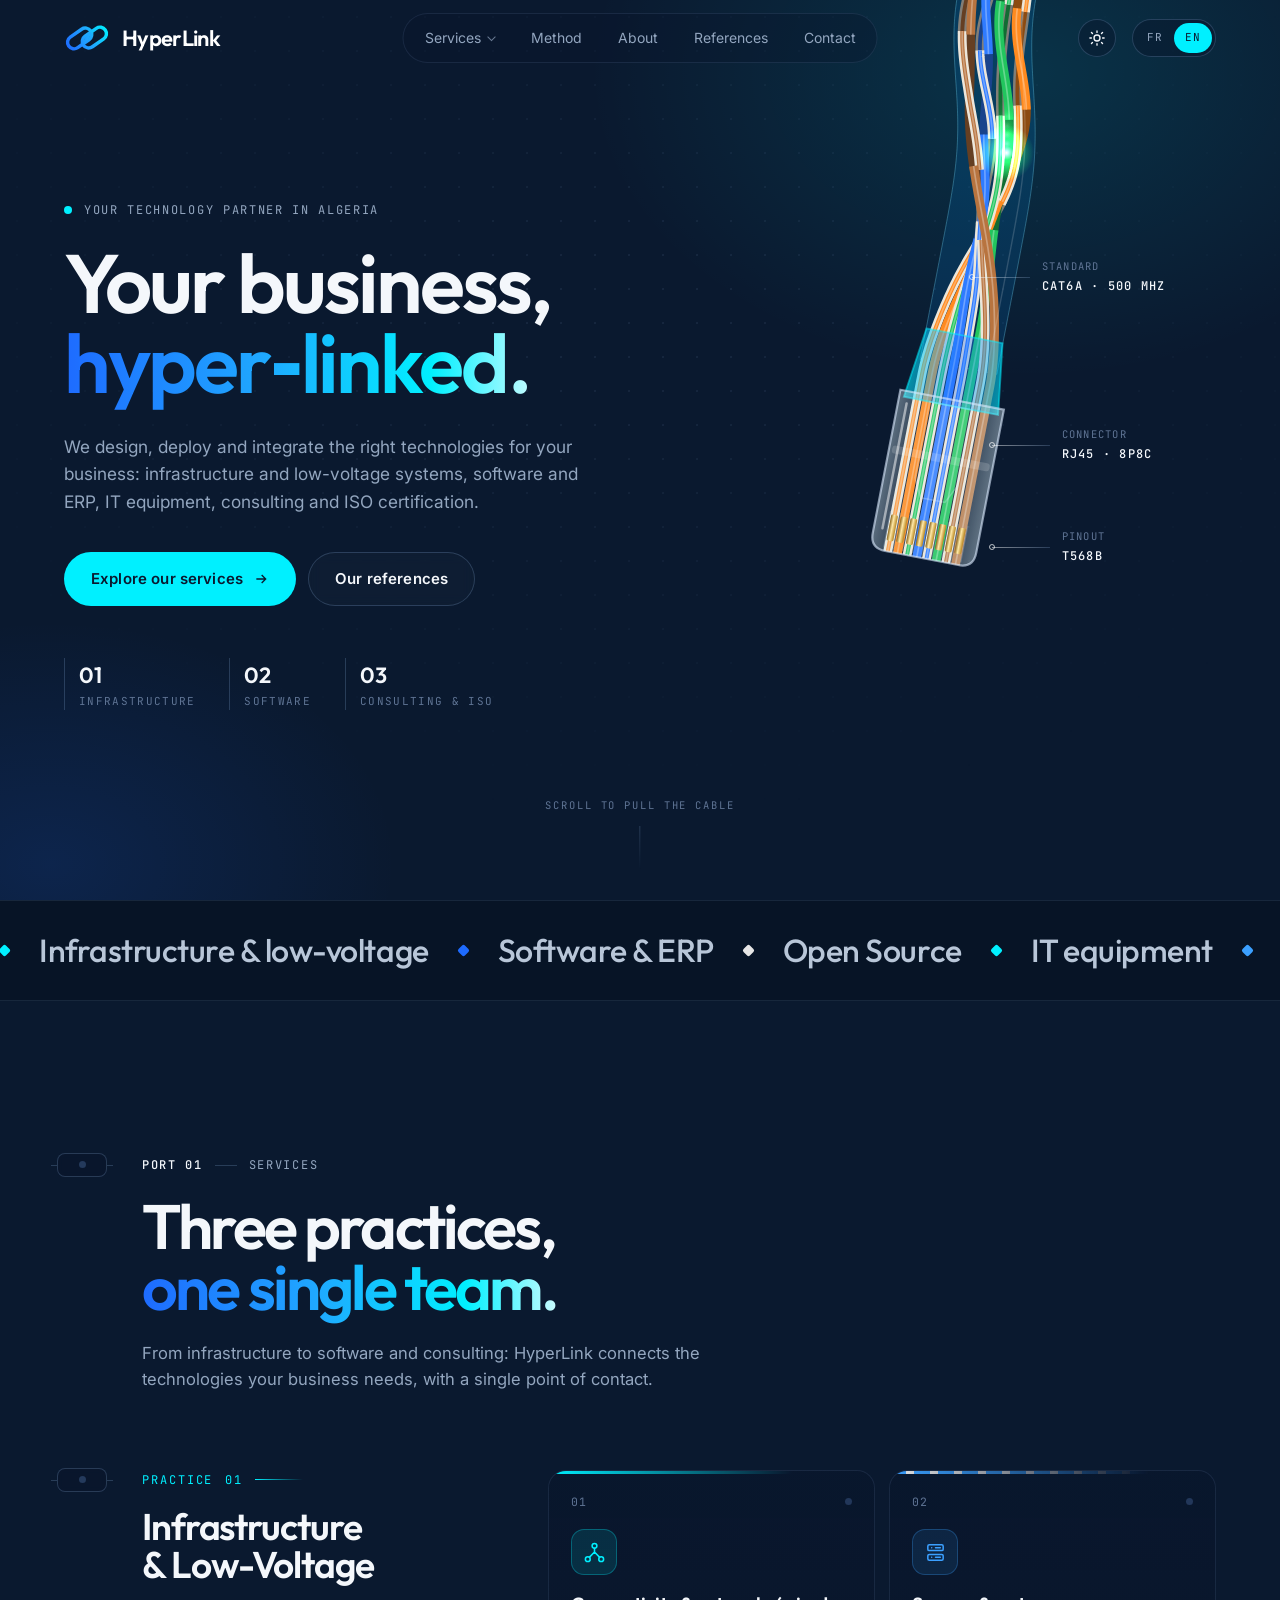
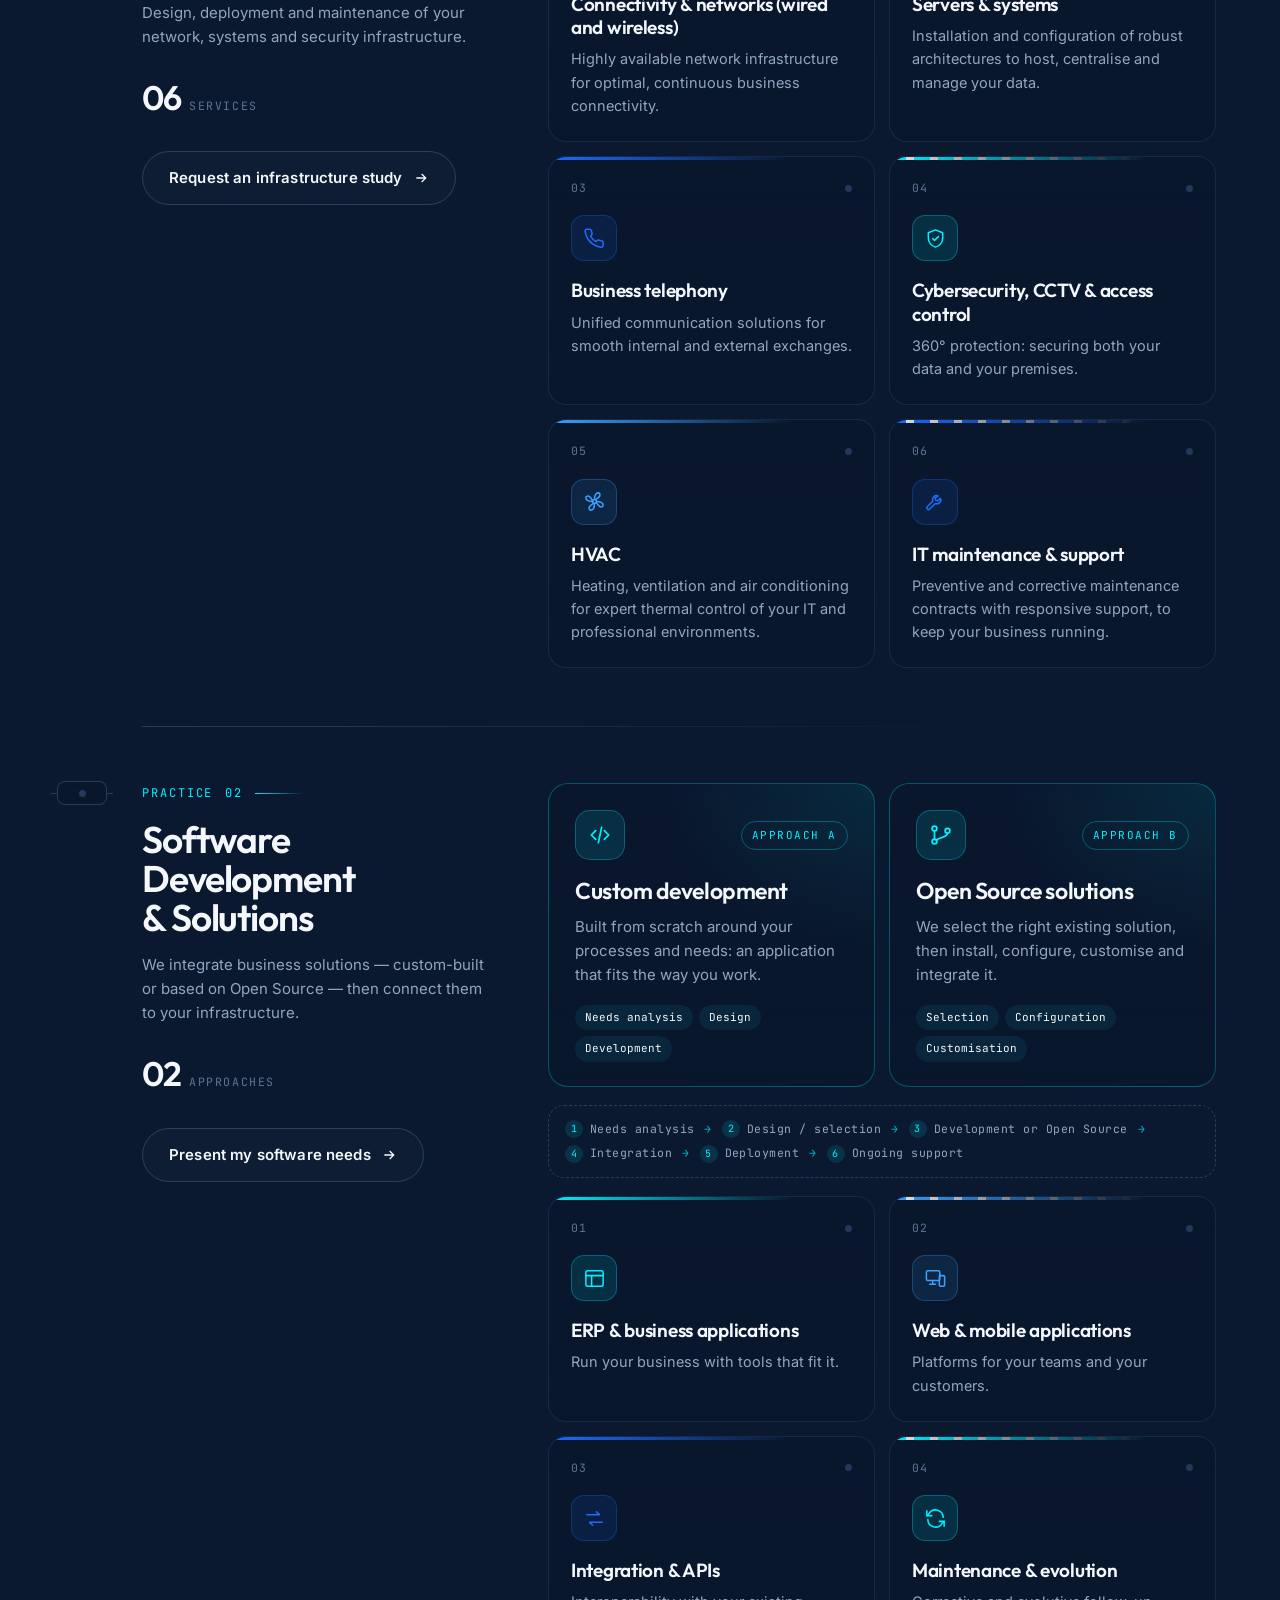
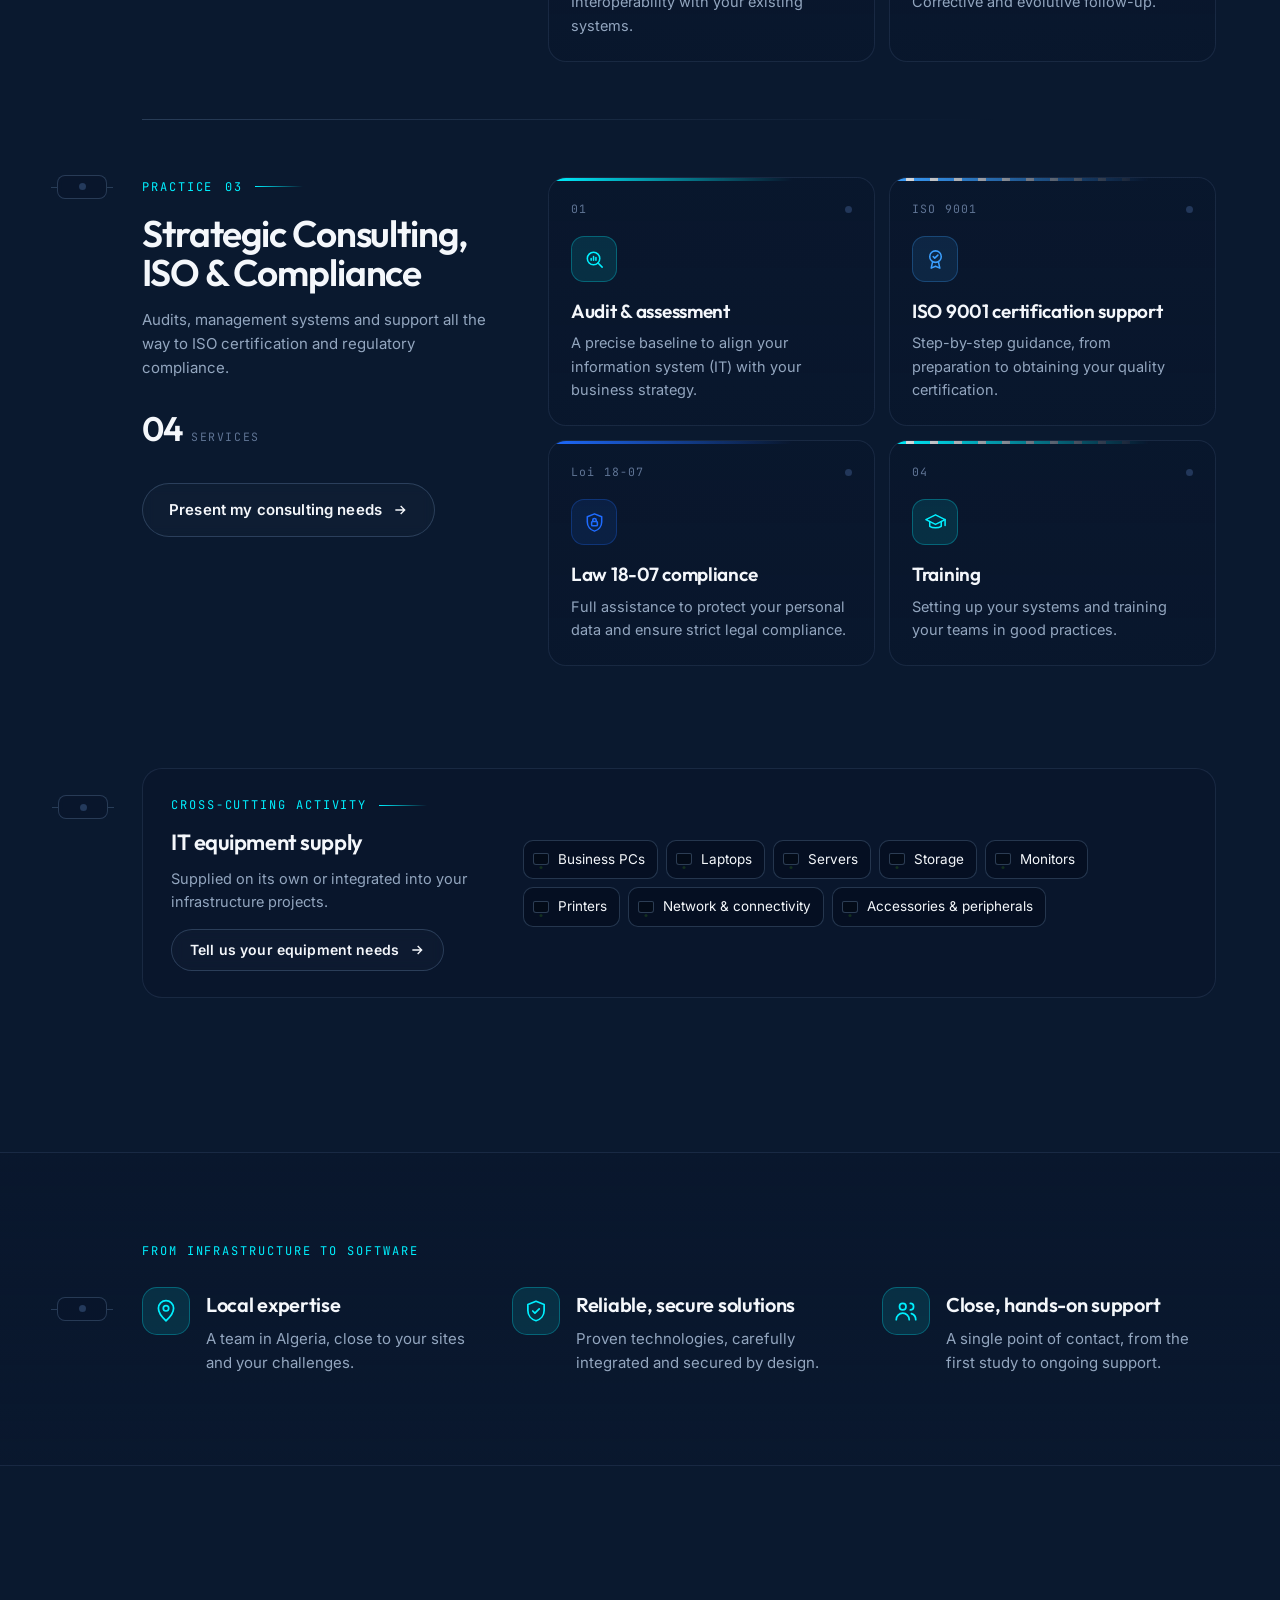
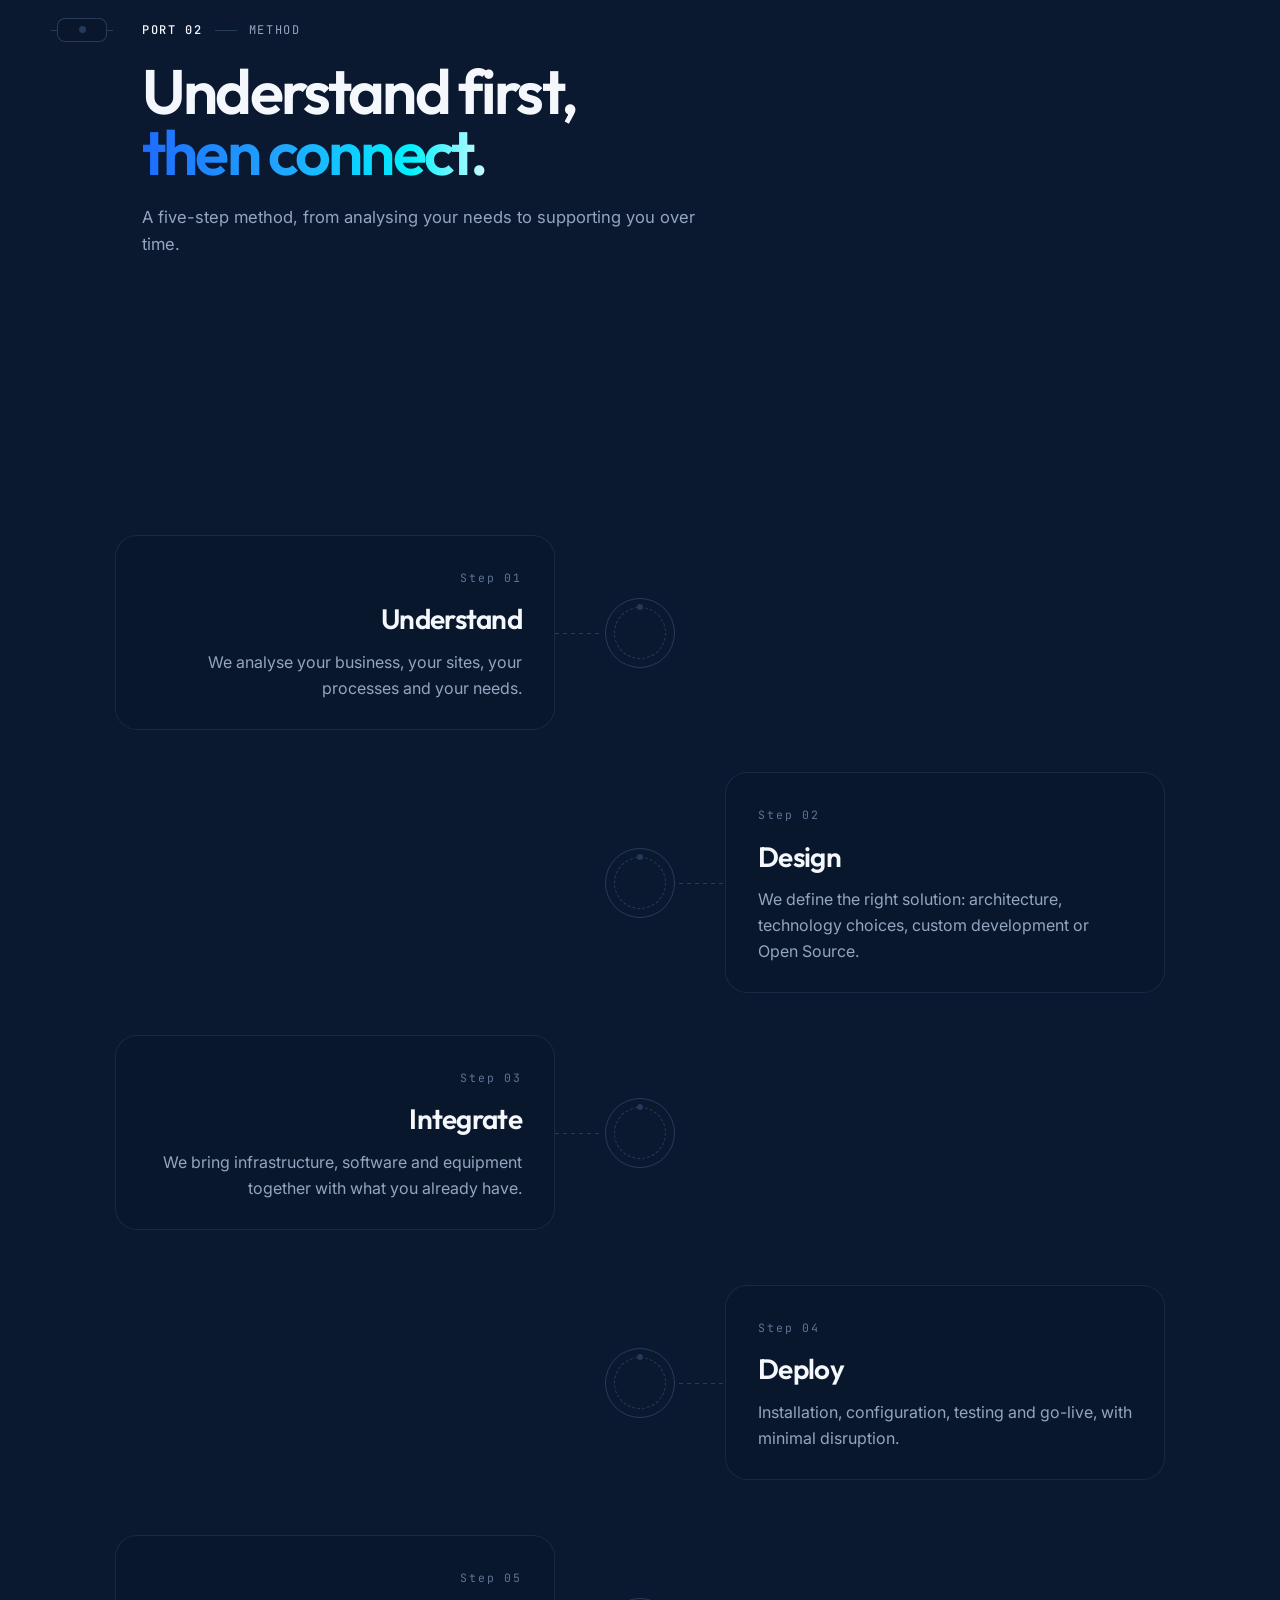
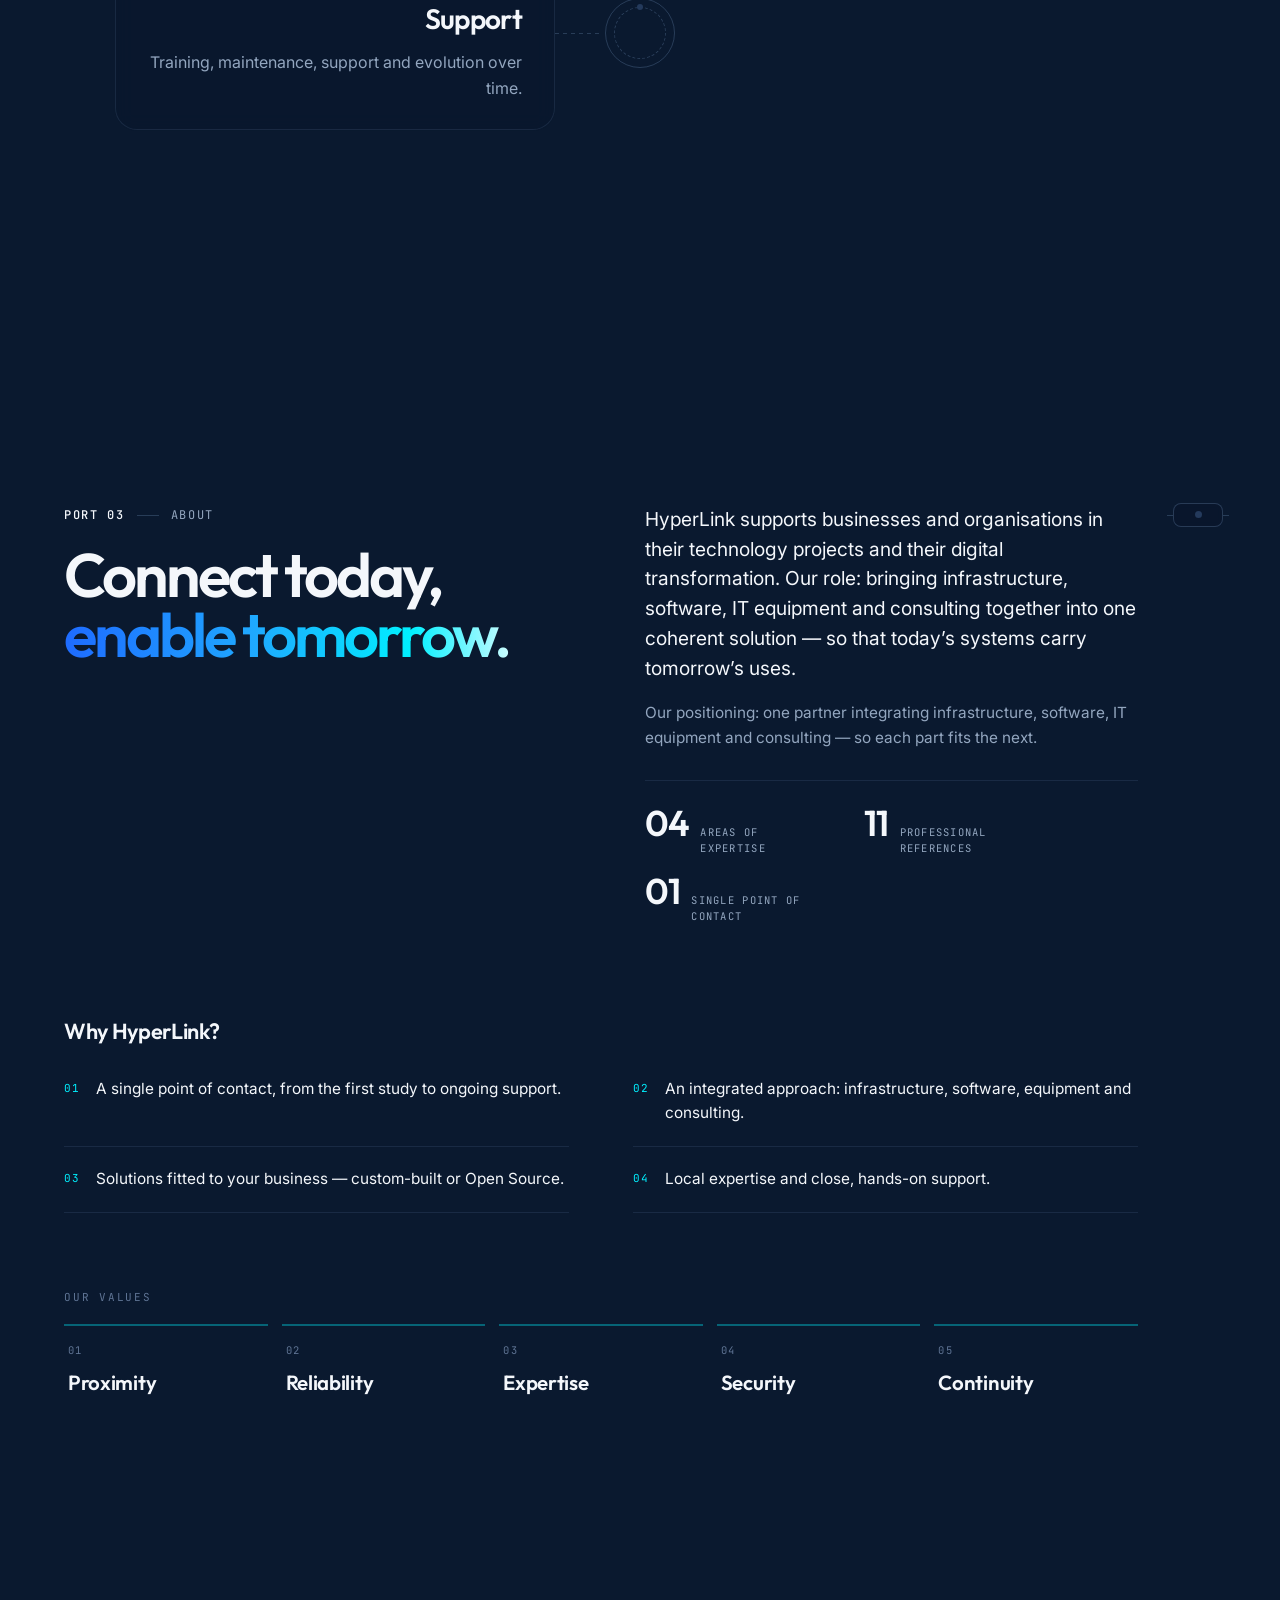
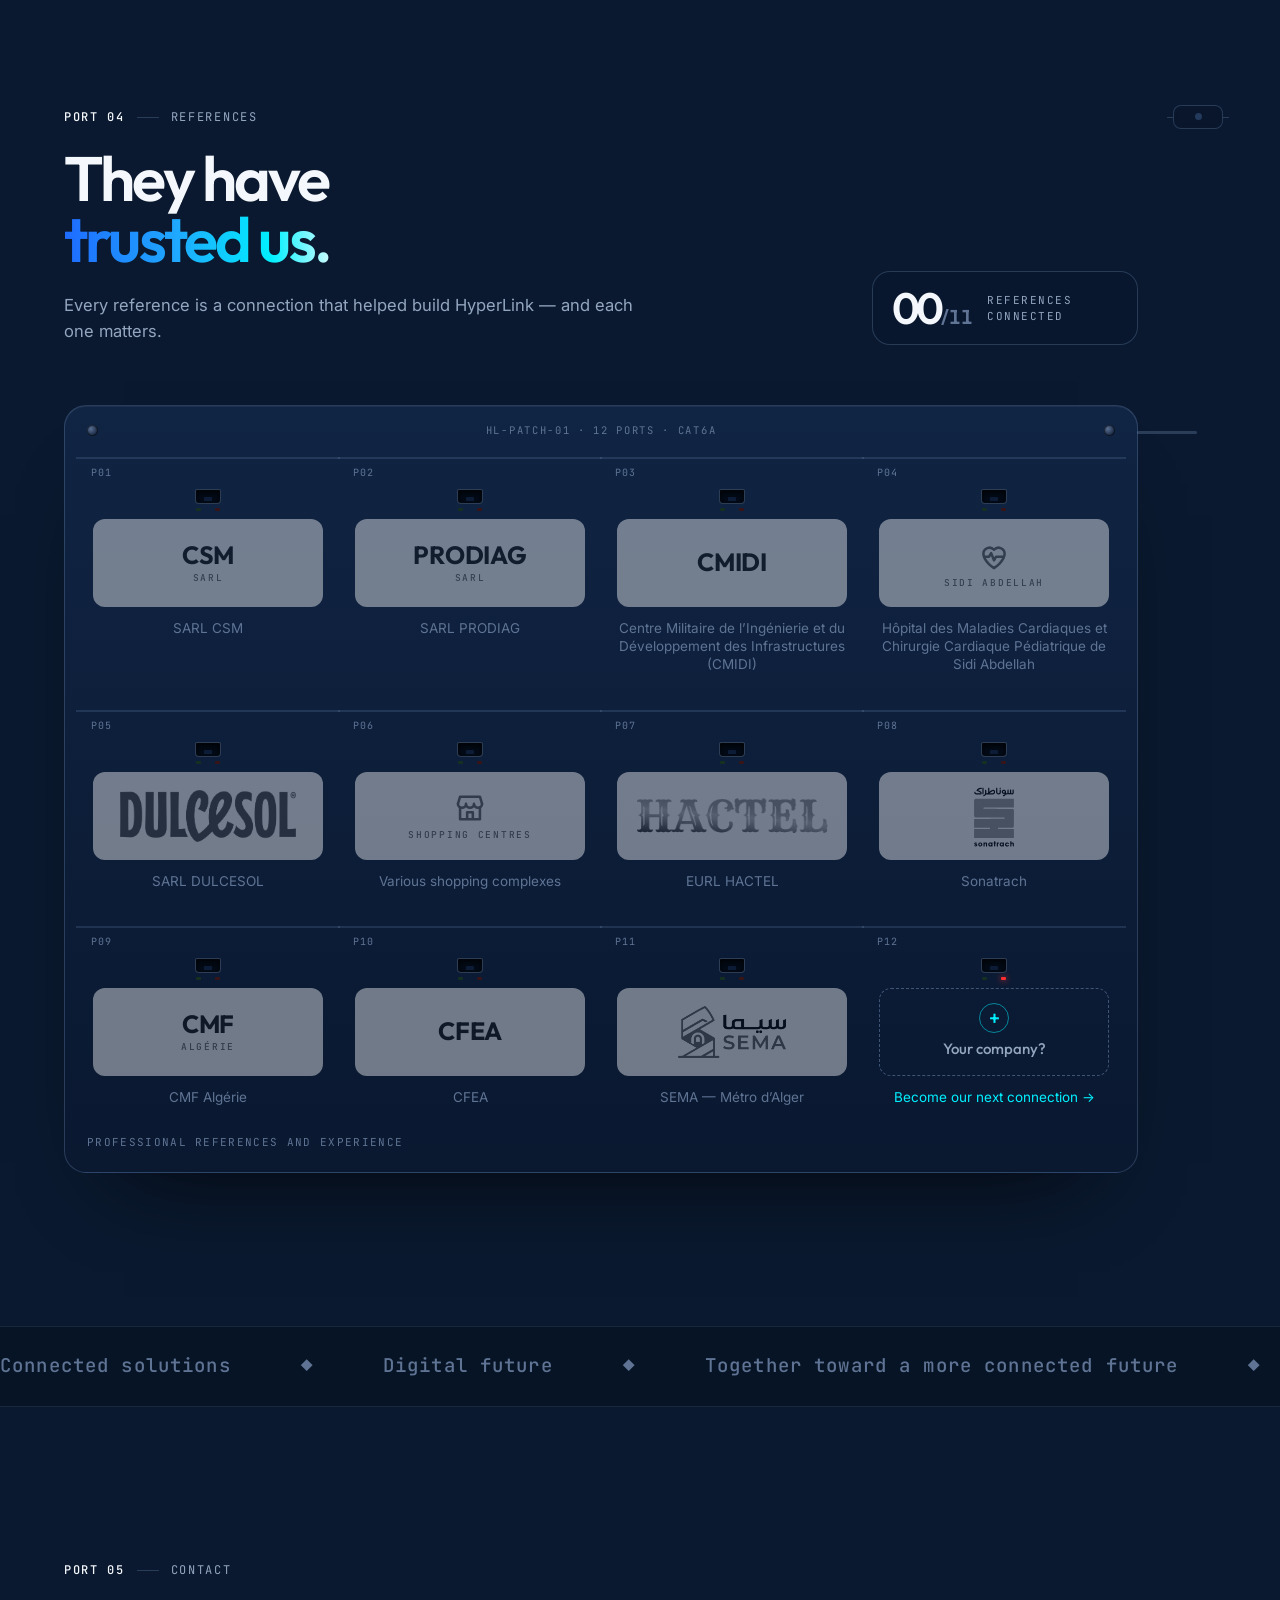
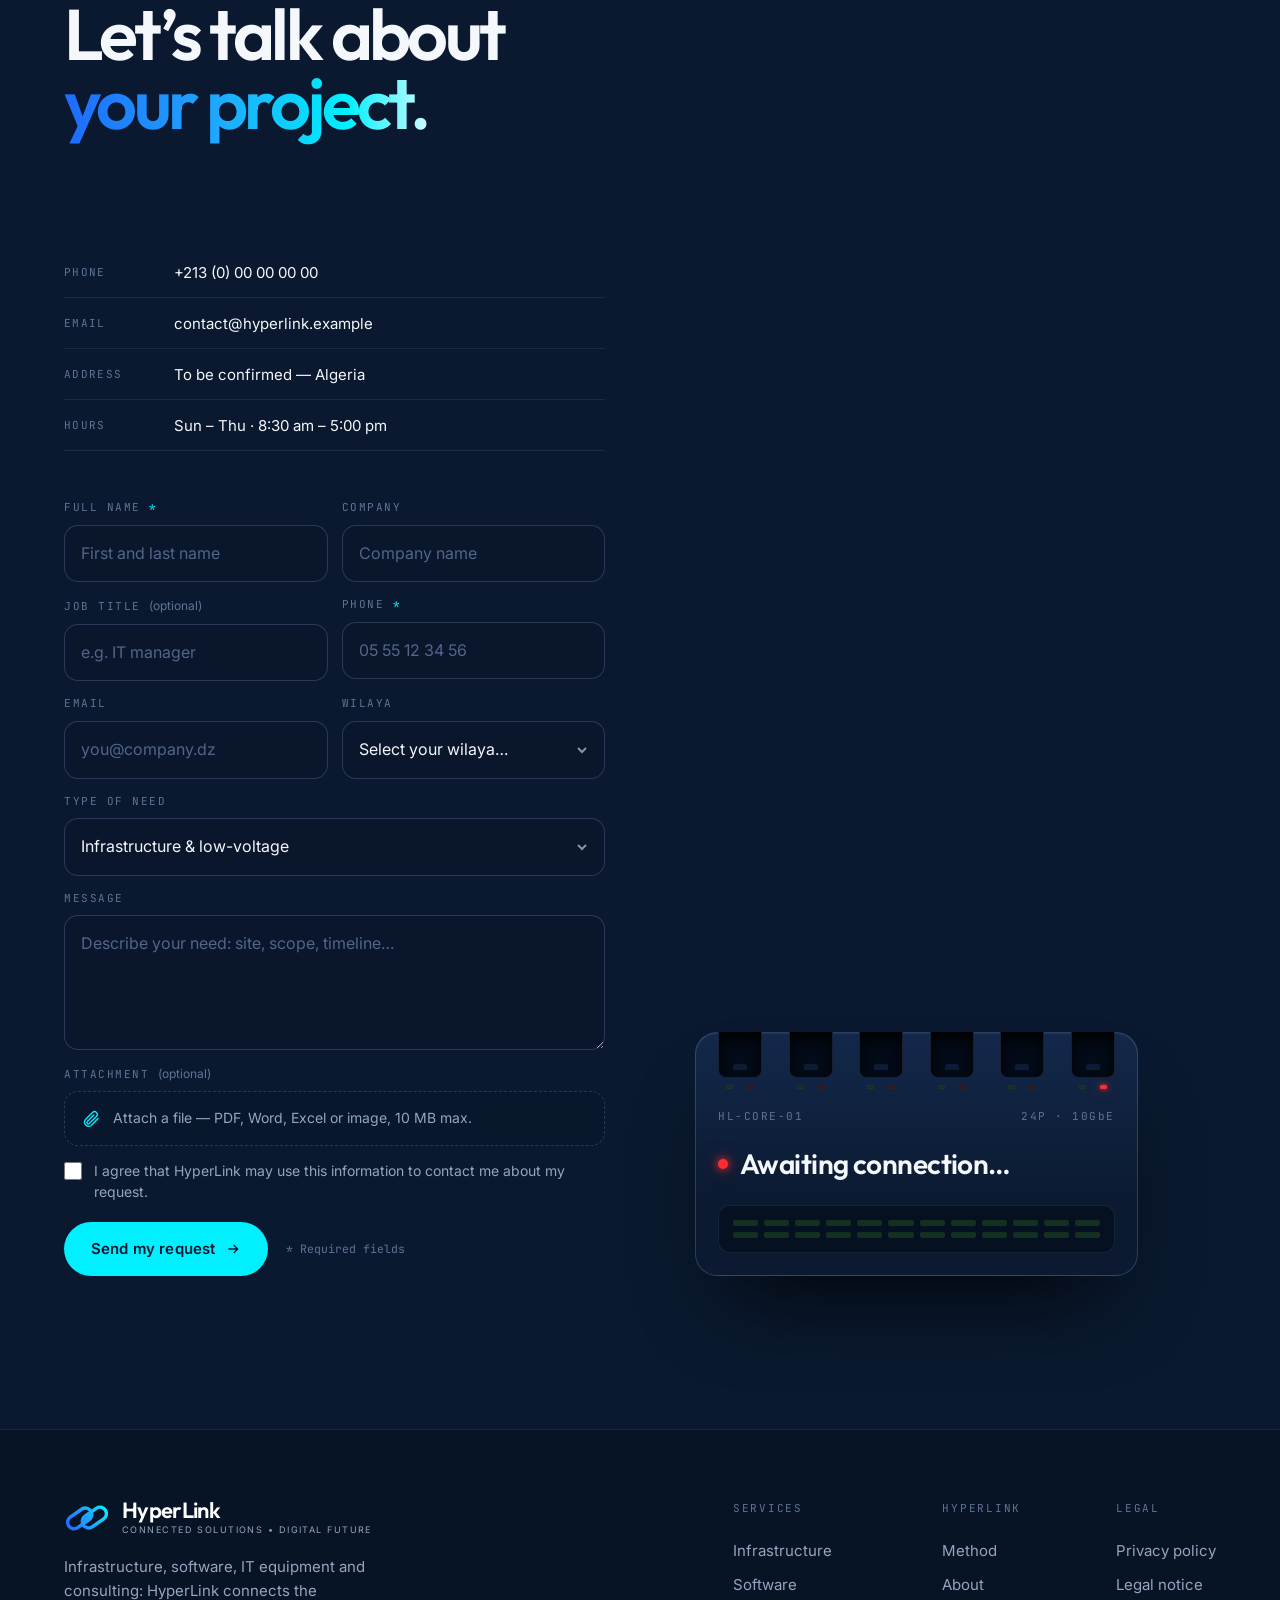
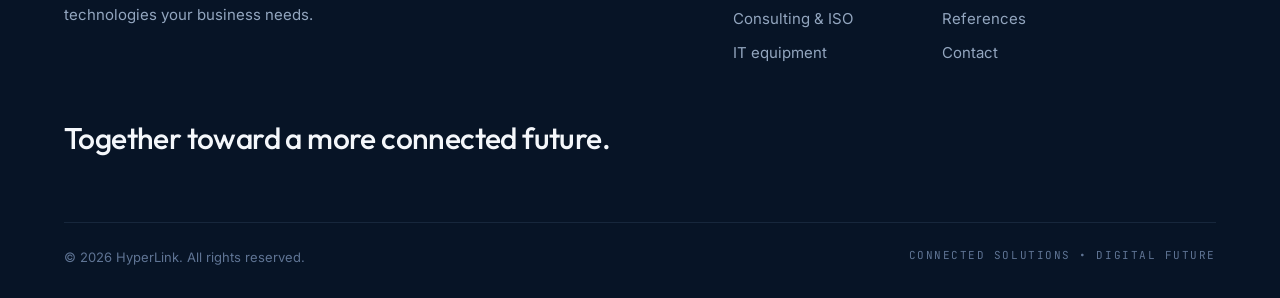
<file: index.html>
<!DOCTYPE html>
<html lang="en">
<head>
  <meta charset="UTF-8">
  <meta name="viewport" content="width=device-width, initial-scale=1, viewport-fit=cover">
  <title>HyperLink — IT Infrastructure, ISO &amp; Consulting, Integrated Solutions</title>
  <meta name="description" data-i18n-content="meta.description" content="HyperLink designs, deploys and runs IT infrastructure, delivers ISO consulting and integrated solutions.">
  <link rel="icon" href="data:image/svg+xml,%3Csvg xmlns='http://www.w3.org/2000/svg' viewBox='0 0 100 64'%3E%3Cdefs%3E%3ClinearGradient id='g' x1='0' x2='100' y1='0' y2='0' gradientUnits='userSpaceOnUse'%3E%3Cstop offset='0' stop-color='%231E6BFF'/%3E%3Cstop offset='1' stop-color='%2300F0FF'/%3E%3C/linearGradient%3E%3C/defs%3E%3Cg fill='none' stroke='url(%23g)' stroke-width='9'%3E%3Crect x='5' y='19' width='58' height='28' rx='14' transform='rotate(-35 34 33)'/%3E%3Crect x='37' y='17' width='58' height='28' rx='14' transform='rotate(-35 66 31)'/%3E%3C/g%3E%3C/svg%3E">
  <meta name="theme-color" content="#0A192F">
  <script>
    // pick the language before first paint: ?lang= → saved choice → browser → French
    (function () {
      var q = new URLSearchParams(location.search).get('lang'), saved = null;
      try { saved = localStorage.getItem('hl-lang'); } catch (e) {}
      var nav = (navigator.language || '').slice(0, 2);
      var lang = (q === 'fr' || q === 'en') ? q : (saved === 'fr' || saved === 'en') ? saved : (nav === 'en' ? 'en' : 'fr');
      document.documentElement.lang = lang;
      document.documentElement.classList.add('js');
      // theme before first paint: ?theme= → saved choice → dark (brand default)
      var qt = new URLSearchParams(location.search).get('theme'), st = null;
      try { st = localStorage.getItem('hl-theme'); } catch (e) {}
      var theme = (qt === 'light' || qt === 'dark') ? qt : (st === 'light' || st === 'dark') ? st : 'dark';
      document.documentElement.dataset.theme = theme;
      if (theme === 'light') document.querySelector('meta[name="theme-color"]').setAttribute('content', '#F5F2EA');
    })();
  </script>
  <link rel="preconnect" href="https://fonts.googleapis.com">
  <link rel="preconnect" href="https://fonts.gstatic.com" crossorigin>
  <link href="https://fonts.googleapis.com/css2?family=Outfit:wght@400;500;600;700&family=Inter:wght@300;400;500;600&family=JetBrains+Mono:wght@400;500&display=swap" rel="stylesheet">
  <link rel="stylesheet" href="css/style.css">
</head>
<body>

  <!-- ============ LOGO (placeholder recreation — swap the <symbol> for the official file) ============ -->
  <svg class="sprite" aria-hidden="true">
    <defs>
      <linearGradient id="hl-grad" x1="0" y1="0" x2="100" y2="0" gradientUnits="userSpaceOnUse">
        <stop offset="0" stop-color="#1E6BFF"/>
        <stop offset=".55" stop-color="#1FA8FF"/>
        <stop offset="1" stop-color="#00F0FF"/>
      </linearGradient>
    </defs>
    <symbol id="hl-mark" viewBox="0 0 100 64">
      <g fill="none" stroke="url(#hl-grad)" stroke-width="7.5" stroke-linecap="round">
        <rect x="5" y="19" width="58" height="28" rx="14" transform="rotate(-35 34 33)"/>
        <rect x="37" y="17" width="58" height="28" rx="14" transform="rotate(-35 66 31)"/>
        <path d="M44 41 49 34M51 30 56 23"/>
      </g>
    </symbol>
  </svg>

  <div class="bg" aria-hidden="true"></div>

  <!-- ============ CABLE LAYER (canvas wires + SVG RJ45 plug) ============ -->
  <div class="cable-layer" aria-hidden="true">
    <canvas id="cable"></canvas>
    <svg class="plug-svg">
      <defs>
        <linearGradient id="g-plastic" x1="0" y1="0" x2="1" y2="0">
          <stop offset="0" stop-color="#dff6ff" stop-opacity=".38"/>
          <stop offset=".3" stop-color="#dff6ff" stop-opacity=".08"/>
          <stop offset=".72" stop-color="#dff6ff" stop-opacity=".14"/>
          <stop offset="1" stop-color="#dff6ff" stop-opacity=".4"/>
        </linearGradient>
        <linearGradient id="g-boot" x1="0" y1="0" x2="1" y2="0">
          <stop offset="0" stop-color="#00F0FF" stop-opacity=".6"/>
          <stop offset=".5" stop-color="#1E6BFF" stop-opacity=".3"/>
          <stop offset="1" stop-color="#00F0FF" stop-opacity=".6"/>
        </linearGradient>
        <linearGradient id="g-gold" x1="0" y1="0" x2="1" y2="0">
          <stop offset="0" stop-color="#8a6418"/>
          <stop offset=".45" stop-color="#ffe9a8"/>
          <stop offset="1" stop-color="#b8861f"/>
        </linearGradient>
      </defs>
      <!-- local coords: front of the plug at (0,0), cable goes toward -y -->
      <g id="plug" class="plug">
        <path class="plug-boot" d="M-12.5 -73 H12.5 L15.5 -50 H-15.5 Z"/>
        <path class="plug-body" d="M-17 -52 H17 V-5 Q17 0 12 0 H-12 Q-17 0 -17 -5 Z"/>
        <path class="plug-latch" d="M-7 -50 H7 V-25 L4 -19 H-4 L-7 -25 Z"/>
        <rect class="plug-crimp" x="-16" y="-34" width="32" height="2.6" rx="1"/>
        <g class="plug-ribs">
          <path d="M-12.7 -13 V-1 M-9.5 -13 V-1 M-6.4 -13 V-1 M-3.2 -13 V-1 M0 -13 V-1 M3.2 -13 V-1 M6.4 -13 V-1 M9.5 -13 V-1 M12.7 -13 V-1"/>
        </g>
        <g class="plug-pins">
          <rect x="-12.23" y="-12" width="2.2" height="8.5" rx=".5"/>
          <rect x="-9.05" y="-12" width="2.2" height="8.5" rx=".5"/>
          <rect x="-5.87" y="-12" width="2.2" height="8.5" rx=".5"/>
          <rect x="-2.69" y="-12" width="2.2" height="8.5" rx=".5"/>
          <rect x=".49" y="-12" width="2.2" height="8.5" rx=".5"/>
          <rect x="3.67" y="-12" width="2.2" height="8.5" rx=".5"/>
          <rect x="6.85" y="-12" width="2.2" height="8.5" rx=".5"/>
          <rect x="10.03" y="-12" width="2.2" height="8.5" rx=".5"/>
        </g>
        <path class="plug-shine" d="M-14.2 -48 V-7"/>
        <g class="plug-flash"><circle cx="0" cy="-6" r="22"/></g>
      </g>
    </svg>
  </div>

  <!-- ============ NAV ============ -->
  <header class="nav" id="nav">
    <div class="container nav-inner">
      <a href="#top" class="logo" aria-label="HyperLink">
        <svg class="logo-mark" aria-hidden="true"><use href="#hl-mark"/></svg>
        <span class="logo-word">HyperLink<small data-i18n="brand.tagline">Connected solutions • Digital future</small></span>
      </a>

      <nav class="nav-links" data-i18n-aria="nav.main" aria-label="Main">
        <div class="nav-dd">
          <a href="#solutions" class="dd-trigger" data-i18n="nav.solutions" aria-haspopup="true">Services</a>
          <div class="dd-panel">
            <a href="#infrastructure"><b data-i18n="pInfra.title">Infrastructure &amp; Low-Voltage</b><small data-i18n="dd.infra">Networks, fiber, CCTV, HVAC…</small></a>
            <a href="#logiciels"><b data-i18n="pSoft.title">Software Development &amp; Solutions</b><small data-i18n="dd.soft">ERP, custom, Open Source, web &amp; mobile</small></a>
            <a href="#iso"><b data-i18n="pIso.title">Strategic Consulting, ISO &amp; Compliance</b><small data-i18n="dd.iso">Audit, ISO 9001 certification, Law 18-07</small></a>
            <a href="#equipements"><b data-i18n="equip.title">IT equipment supply</b><small data-i18n="dd.equip">PCs, servers, network, peripherals</small></a>
          </div>
        </div>
        <a href="#process" data-i18n="nav.process">Method</a>
        <a href="#about" data-i18n="nav.about">About</a>
        <a href="#references" data-i18n="nav.references">References</a>
        <a href="#contact" data-i18n="nav.contact">Contact</a>
      </nav>

      <div class="nav-right">
        <button class="theme-toggle" type="button" data-i18n-aria="theme.toLight" aria-label="Switch to light mode">
          <svg class="i-sun" viewBox="0 0 24 24" fill="none" stroke="currentColor" stroke-width="1.8" stroke-linecap="round"><circle cx="12" cy="12" r="4"/><path d="M12 2.5v2M12 19.5v2M4.6 4.6l1.4 1.4M18 18l1.4 1.4M2.5 12h2M19.5 12h2M4.6 19.4 6 18M18 6l1.4-1.4"/></svg>
          <svg class="i-moon" viewBox="0 0 24 24" fill="none" stroke="currentColor" stroke-width="1.8" stroke-linecap="round" stroke-linejoin="round"><path d="M20 14.5A8.5 8.5 0 0 1 9.5 4a8.5 8.5 0 1 0 10.5 10.5z"/></svg>
        </button>
        <div class="lang" role="group" data-i18n-aria="lang.label" aria-label="Language">
          <button type="button" data-lang="fr" aria-pressed="false" lang="fr">FR</button>
          <button type="button" data-lang="en" aria-pressed="true" lang="en">EN</button>
        </div>
        <button class="burger" data-i18n-aria="nav.menu" aria-label="Open menu" aria-expanded="false"><span></span><span></span></button>
      </div>
    </div>
  </header>

  <div class="mobile-menu" id="mobile-menu">
    <nav>
      <a href="#solutions"><span>01</span><b data-i18n="nav.solutions">Services</b></a>
      <div class="mm-sub">
        <a href="#infrastructure" data-i18n="mm.infra">Infrastructure</a>
        <a href="#logiciels" data-i18n="mm.soft">Software</a>
        <a href="#iso" data-i18n="mm.iso">Consulting &amp; ISO</a>
        <a href="#equipements" data-i18n="mm.equip">IT equipment</a>
      </div>
      <a href="#process"><span>02</span><b data-i18n="nav.process">Method</b></a>
      <a href="#about"><span>03</span><b data-i18n="nav.about">About</b></a>
      <a href="#references"><span>04</span><b data-i18n="nav.references">References</b></a>
      <a href="#contact"><span>05</span><b data-i18n="nav.contact">Contact</b></a>
    </nav>
    <div class="mm-foot">
      <div class="mm-contact">
        <a data-contact="email" href="mailto:contact@hyperlink.example">contact@hyperlink.example</a>
        <a data-contact="phone" href="tel:+213000000000">+213 (0) 00 00 00 00</a>
      </div>
    </div>
  </div>

  <main>
    <!-- ============ HERO ============ -->
    <section class="hero" id="top">
      <!-- cable route -->
      <span class="cable-pt cp-h0"></span>
      <span class="cable-pt cp-h1"></span>
      <span class="cable-pt cp-h2 is-hero"></span>
      <span class="cable-pt cp-h3"></span>

      <div class="container hero-inner">
        <div class="hero-copy">
          <p class="eyebrow" data-in style="--d:.05s"><span class="pulse"></span><span data-i18n="hero.eyebrow">Your technology partner in Algeria</span></p>
          <h1 class="hero-title">
            <span class="line"><span data-i18n="hero.t1">Your business,</span></span>
            <span class="line"><span data-i18n-html="hero.t2"><em class="grad">hyper&#8209;linked.</em></span></span>
          </h1>
          <p class="hero-lead" data-in style="--d:.35s" data-i18n="hero.lead">
            We design, deploy and integrate the right technologies for your business: infrastructure and low-voltage
            systems, software and ERP, IT equipment, consulting and ISO certification.
          </p>
          <div class="hero-actions" data-in style="--d:.45s">
            <a href="#solutions" class="btn btn-primary magnetic"><span data-i18n="hero.cta1">Explore solutions</span>
              <svg width="16" height="16" viewBox="0 0 24 24" fill="none" stroke="currentColor" stroke-width="2"><path d="M5 12h14M13 6l6 6-6 6"/></svg>
            </a>
            <a href="#references" class="btn btn-ghost magnetic" data-i18n="hero.cta2">Our references</a>
          </div>
          <ul class="hero-specs" data-in style="--d:.55s">
            <li><b>01</b><span data-i18n="hero.spec1">Infrastructure</span></li>
            <li><b>02</b><span data-i18n="hero.spec2">Software</span></li>
            <li><b>03</b><span data-i18n="hero.spec3">Consulting &amp; ISO</span></li>
          </ul>
        </div>
      </div>

      <div class="callouts" aria-hidden="true">
        <div class="callout c1"><span data-i18n="hero.c1">Connector</span><b>RJ45 · 8P8C</b></div>
        <div class="callout c2"><span data-i18n="hero.c2">Pinout</span><b>T568B</b></div>
        <div class="callout c3"><span data-i18n="hero.c3">Standard</span><b>CAT6A · 500 MHz</b></div>
      </div>

      <a href="#solutions" class="scroll-hint" data-in style="--d:.8s">
        <span data-i18n="hero.scroll">Scroll to pull the cable</span><i></i>
      </a>
    </section>

    <!-- ============ MARQUEE ============ -->
    <div class="band" aria-hidden="true">
      <div class="band-track">
        <div class="band-item"><i style="--c:#00F0FF"></i><span data-i18n="band.1">Infrastructure &amp; low-voltage</span><i style="--c:#1E6BFF"></i><span data-i18n="band.2">Software &amp; ERP</span><i style="--c:#E6E6E6"></i><span data-i18n="band.3">Open Source</span><i style="--c:#00F0FF"></i><span data-i18n="band.4">IT equipment</span><i style="--c:#3BA0FF"></i><span data-i18n="band.5">Consulting &amp; ISO</span><i style="--c:#E6E6E6"></i><span data-i18n="band.6">Law 18-07 compliance</span><i style="--c:#1E6BFF"></i><span data-i18n="band.7">HVAC</span></div>
        <div class="band-item"><i style="--c:#00F0FF"></i><span data-i18n="band.1">Infrastructure &amp; low-voltage</span><i style="--c:#1E6BFF"></i><span data-i18n="band.2">Software &amp; ERP</span><i style="--c:#E6E6E6"></i><span data-i18n="band.3">Open Source</span><i style="--c:#00F0FF"></i><span data-i18n="band.4">IT equipment</span><i style="--c:#3BA0FF"></i><span data-i18n="band.5">Consulting &amp; ISO</span><i style="--c:#E6E6E6"></i><span data-i18n="band.6">Law 18-07 compliance</span><i style="--c:#1E6BFF"></i><span data-i18n="band.7">HVAC</span></div>
      </div>
    </div>

    <!-- ============ SERVICES — three practices + IT equipment ============ -->
    <section class="section services" id="solutions">
      <div class="container laned">
        <span class="cable-pt node l" data-scope=".services"><i class="led"></i></span>
        <span class="cable-pt l" style="top:260px"></span>

        <div class="section-head reveal">
          <p class="port-tag"><b>Port 01</b> <span data-i18n="nav.solutions">Services</span></p>
          <h2 data-i18n-html="services.title">Three practices,<br><span class="grad">one single team.</span></h2>
          <p data-i18n="services.lead">From infrastructure to software and consulting: HyperLink connects the technologies your business needs, with a single point of contact.</p>
        </div>

        <div class="pillars">
          <!-- ===== PRACTICE 01 — Infrastructure & courant faible ===== -->
          <div class="pillar" id="infrastructure">
            <span class="cable-pt node" data-scope=".pillar"><i class="led"></i></span>
            <div class="pillar-aside">
              <p class="pillar-num"><span data-i18n="pillar.label">Practice</span> 01</p>
              <h3 class="pillar-title" data-i18n="pInfra.title">Infrastructure &amp; Low-Voltage</h3>
              <p class="pillar-text" data-i18n="pInfra.text">Design, deployment and maintenance of your network, systems and low-voltage infrastructure.</p>
              <p class="pillar-count"><b>06</b> <span data-i18n="pillar.count">services</span></p>
              <a href="#contact" class="btn btn-ghost magnetic pillar-cta" data-need="infrastructure"><span data-i18n="cta.infra">Request an infrastructure study</span>
                <svg width="16" height="16" viewBox="0 0 24 24" fill="none" stroke="currentColor" stroke-width="2"><path d="M5 12h14M13 6l6 6-6 6"/></svg>
              </a>
            </div>
            <div class="sub-grid">
              <article class="card sub reveal" style="--c:#00F0FF">
                <div class="card-top"><span>01</span><i class="card-led"></i></div>
                <div class="card-icon"><svg viewBox="0 0 24 24" fill="none" stroke="currentColor" stroke-width="1.6" stroke-linecap="round" stroke-linejoin="round"><circle cx="12" cy="5" r="2.5"/><circle cx="5" cy="19" r="2.5"/><circle cx="19" cy="19" r="2.5"/><path d="M12 7.5v4M12 11.5 6.8 16.8M12 11.5l5.2 5.3"/></svg></div>
                <h4 data-i18n="infra.1.title">Connectivity & networks (wired and wireless)</h4>
                <p data-i18n="infra.1.text">Highly available network infrastructure for optimal, continuous business connectivity.</p>
              </article>
              <article class="card sub striped reveal" style="--c:#3BA0FF; --d:.05s">
                <div class="card-top"><span>02</span><i class="card-led"></i></div>
                <div class="card-icon"><svg viewBox="0 0 24 24" fill="none" stroke="currentColor" stroke-width="1.6" stroke-linecap="round" stroke-linejoin="round"><rect x="4" y="4" width="16" height="6" rx="1.5"/><rect x="4" y="14" width="16" height="6" rx="1.5"/><path d="M8 7h.01M8 17h.01M12 7h5M12 17h5"/></svg></div>
                <h4 data-i18n="infra.2.title">Servers & systems</h4>
                <p data-i18n="infra.2.text">Installation and configuration of robust architectures to host, centralise and manage your data.</p>
              </article>
              <article class="card sub reveal" style="--c:#1E6BFF; --d:.010s">
                <div class="card-top"><span>03</span><i class="card-led"></i></div>
                <div class="card-icon"><svg viewBox="0 0 24 24" fill="none" stroke="currentColor" stroke-width="1.6" stroke-linecap="round" stroke-linejoin="round"><path d="M21 16.4v2.8a1.9 1.9 0 0 1-2.1 1.9 18.7 18.7 0 0 1-8.1-2.9 18.4 18.4 0 0 1-5.7-5.7A18.7 18.7 0 0 1 2.2 4.4 1.9 1.9 0 0 1 4.1 2.3h2.8a1.9 1.9 0 0 1 1.9 1.6c.1.9.3 1.7.6 2.5a1.9 1.9 0 0 1-.4 2L7.8 9.6a15 15 0 0 0 5.7 5.7l1.2-1.2a1.9 1.9 0 0 1 2-.4c.8.3 1.6.5 2.5.6a1.9 1.9 0 0 1 1.8 2.1z"/></svg></div>
                <h4 data-i18n="infra.3.title">Business telephony</h4>
                <p data-i18n="infra.3.text">Unified communication solutions for smooth internal and external exchanges.</p>
              </article>
              <article class="card sub striped reveal" style="--c:#00F0FF">
                <div class="card-top"><span>04</span><i class="card-led"></i></div>
                <div class="card-icon"><svg viewBox="0 0 24 24" fill="none" stroke="currentColor" stroke-width="1.6" stroke-linecap="round" stroke-linejoin="round"><path d="M12 3 4.5 6v5.5c0 4.6 3.2 8.3 7.5 9.5 4.3-1.2 7.5-4.9 7.5-9.5V6L12 3z"/><path d="m9 12 2 2 4-4"/></svg></div>
                <h4 data-i18n="infra.4.title">Cybersecurity, CCTV & access control</h4>
                <p data-i18n="infra.4.text">360° protection: securing both your data and your premises.</p>
              </article>
              <article class="card sub reveal" style="--c:#3BA0FF; --d:.05s">
                <div class="card-top"><span>05</span><i class="card-led"></i></div>
                <div class="card-icon"><svg viewBox="0 0 24 24" fill="none" stroke="currentColor" stroke-width="1.6" stroke-linecap="round" stroke-linejoin="round"><circle cx="12" cy="12" r="2"/><path d="M12 10c0-4 1-7 4-7 2 0 2.5 3 0 5l-2.3 1.5M14 12c4 0 7 1 7 4 0 2-3 2.5-5 0l-1.5-2.3M12 14c0 4-1 7-4 7-2 0-2.5-3 0-5l2.3-1.5M10 12c-4 0-7-1-7-4 0-2 3-2.5 5 0l1.5 2.3"/></svg></div>
                <h4 data-i18n="infra.5.title">HVAC</h4>
                <p data-i18n="infra.5.text">Heating, ventilation and air conditioning for expert thermal control of your IT and professional environments.</p>
              </article>
              <article class="card sub striped reveal" style="--c:#1E6BFF; --d:.010s">
                <div class="card-top"><span>06</span><i class="card-led"></i></div>
                <div class="card-icon"><svg viewBox="0 0 24 24" fill="none" stroke="currentColor" stroke-width="1.6" stroke-linecap="round" stroke-linejoin="round"><path d="M14.7 6.3a4 4 0 0 0-5.4 5.2l-5.8 5.8a1.8 1.8 0 0 0 2.5 2.6l5.9-5.8a4 4 0 0 0 5.2-5.4l-2.5 2.5-2.4-.6-.6-2.4z"/></svg></div>
                <h4 data-i18n="infra.6.title">IT maintenance & support</h4>
                <p data-i18n="infra.6.text">Preventive and corrective maintenance contracts with responsive support, to keep your business running.</p>
              </article>
            </div>
          </div>

          <!-- ===== PRACTICE 02 — Software: custom development vs Open Source ===== -->
          <div class="pillar" id="logiciels">
            <span class="cable-pt node" data-scope=".pillar"><i class="led"></i></span>
            <div class="pillar-aside">
              <p class="pillar-num"><span data-i18n="pillar.label">Practice</span> 02</p>
              <h3 class="pillar-title" data-i18n="pSoft.title">Software Development &amp; Solutions</h3>
              <p class="pillar-text" data-i18n="pSoft.text">We integrate business solutions — custom-built or based on Open Source — then connect them to your infrastructure.</p>
              <p class="pillar-count"><b>02</b> <span data-i18n="pillar.approaches">approaches</span></p>
              <a href="#contact" class="btn btn-ghost magnetic pillar-cta" data-need="software"><span data-i18n="cta.soft">Present my software needs</span>
                <svg width="16" height="16" viewBox="0 0 24 24" fill="none" stroke="currentColor" stroke-width="2"><path d="M5 12h14M13 6l6 6-6 6"/></svg>
              </a>
            </div>
            <div class="soft">
              <div class="modes">
                <article class="mode reveal">
                  <div class="mode-head">
                    <div class="card-icon"><svg viewBox="0 0 24 24" fill="none" stroke="currentColor" stroke-width="1.6" stroke-linecap="round" stroke-linejoin="round"><path d="m8 8-4 4 4 4M16 8l4 4-4 4M13.5 5l-3 14"/></svg></div>
                    <span class="mode-tag" data-i18n="soft.custom.tag">Approach A</span>
                  </div>
                  <h4 data-i18n="soft.custom.title">Custom development</h4>
                  <p data-i18n="soft.custom.text">Built from scratch around your processes and needs: an application that fits the way you work.</p>
                  <ul class="mode-steps"><li data-i18n="soft.custom.s1">Needs analysis</li><li data-i18n="soft.custom.s2">Design</li><li data-i18n="soft.custom.s3">Development</li></ul>
                </article>
                <article class="mode reveal" style="--d:.08s">
                  <div class="mode-head">
                    <div class="card-icon"><svg viewBox="0 0 24 24" fill="none" stroke="currentColor" stroke-width="1.6" stroke-linecap="round" stroke-linejoin="round"><circle cx="6" cy="6" r="2.2"/><circle cx="6" cy="18" r="2.2"/><circle cx="18" cy="8" r="2.2"/><path d="M6 8.2v7.6M18 10.2c0 4.2-6 3.4-10.6 6.6"/></svg></div>
                    <span class="mode-tag" data-i18n="soft.open.tag">Approach B</span>
                  </div>
                  <h4 data-i18n="soft.open.title">Open Source solutions</h4>
                  <p data-i18n="soft.open.text">We select the right existing solution, then install, configure, customise and integrate it.</p>
                  <ul class="mode-steps"><li data-i18n="soft.open.s1">Selection</li><li data-i18n="soft.open.s2">Configuration</li><li data-i18n="soft.open.s3">Customisation</li></ul>
                </article>
              </div>
              <ol class="flow reveal" aria-label="Integration path">
                <li data-i18n="flow.1">Needs analysis</li>
                <li data-i18n="flow.2">Design / selection</li>
                <li data-i18n="flow.3">Development or Open Source</li>
                <li data-i18n="flow.4">Integration</li>
                <li data-i18n="flow.5">Deployment</li>
                <li data-i18n="flow.6">Ongoing support</li>
              </ol>
              <div class="sub-grid sub-grid--2">
                <article class="card sub reveal" style="--c:#00F0FF">
                  <div class="card-top"><span>01</span><i class="card-led"></i></div>
                  <div class="card-icon"><svg viewBox="0 0 24 24" fill="none" stroke="currentColor" stroke-width="1.6" stroke-linecap="round" stroke-linejoin="round"><rect x="3" y="4" width="18" height="16" rx="2"/><path d="M3 9h18M9 9v11"/></svg></div>
                  <h4 data-i18n="soft.1.title">ERP &amp; business applications</h4>
                  <p data-i18n="soft.1.text">Manage your activity with ERP and business applications fitted to your organisation.</p>
                </article>
                <article class="card sub striped reveal" style="--c:#3BA0FF; --d:.05s">
                  <div class="card-top"><span>02</span><i class="card-led"></i></div>
                  <div class="card-icon"><svg viewBox="0 0 24 24" fill="none" stroke="currentColor" stroke-width="1.6" stroke-linecap="round" stroke-linejoin="round"><rect x="2.5" y="4" width="14" height="10" rx="1.5"/><path d="M6 18h6M9 14v4"/><rect x="16" y="9" width="5.5" height="11" rx="1.2"/></svg></div>
                  <h4 data-i18n="soft.2.title">Web &amp; mobile applications</h4>
                  <p data-i18n="soft.2.text">Web platforms and mobile apps for your teams and your customers.</p>
                </article>
                <article class="card sub reveal" style="--c:#1E6BFF">
                  <div class="card-top"><span>03</span><i class="card-led"></i></div>
                  <div class="card-icon"><svg viewBox="0 0 24 24" fill="none" stroke="currentColor" stroke-width="1.6" stroke-linecap="round" stroke-linejoin="round"><path d="M4 8h13l-3-3M20 16H7l3 3"/></svg></div>
                  <h4 data-i18n="soft.3.title">Integration &amp; APIs</h4>
                  <p data-i18n="soft.3.text">Integration with your existing systems and infrastructure, data exchange and interoperability.</p>
                </article>
                <article class="card sub striped reveal" style="--c:#00F0FF; --d:.05s">
                  <div class="card-top"><span>04</span><i class="card-led"></i></div>
                  <div class="card-icon"><svg viewBox="0 0 24 24" fill="none" stroke="currentColor" stroke-width="1.6" stroke-linecap="round" stroke-linejoin="round"><path d="M20 11a8 8 0 0 0-14.7-4.3L3 9M4 13a8 8 0 0 0 14.7 4.3L21 15"/><path d="M3 4v5h5M21 20v-5h-5"/></svg></div>
                  <h4 data-i18n="soft.4.title">Maintenance &amp; evolution</h4>
                  <p data-i18n="soft.4.text">Corrective and evolutive maintenance to keep your tools up to date.</p>
                </article>
              </div>
            </div>
          </div>

          <!-- ===== PRACTICE 03 — Consulting, ISO & compliance ===== -->
          <div class="pillar" id="iso">
            <span class="cable-pt node" data-scope=".pillar"><i class="led"></i></span>
            <div class="pillar-aside">
              <p class="pillar-num"><span data-i18n="pillar.label">Practice</span> 03</p>
              <h3 class="pillar-title" data-i18n="pIso.title">Strategic Consulting, ISO &amp; Compliance</h3>
              <p class="pillar-text" data-i18n="pIso.text">Audits, management systems and support all the way to ISO certification and regulatory compliance.</p>
              <p class="pillar-count"><b>04</b> <span data-i18n="pillar.count">services</span></p>
              <a href="#contact" class="btn btn-ghost magnetic pillar-cta" data-need="iso"><span data-i18n="cta.iso">Present my consulting needs</span>
                <svg width="16" height="16" viewBox="0 0 24 24" fill="none" stroke="currentColor" stroke-width="2"><path d="M5 12h14M13 6l6 6-6 6"/></svg>
              </a>
            </div>
            <div class="sub-grid">
              <article class="card sub reveal" style="--c:#00F0FF">
                <div class="card-top"><span>01</span><i class="card-led"></i></div>
                <div class="card-icon"><svg viewBox="0 0 24 24" fill="none" stroke="currentColor" stroke-width="1.6" stroke-linecap="round" stroke-linejoin="round"><circle cx="11" cy="11" r="6.5"/><path d="m20 20-4.3-4.3M8.5 12.8v-1.8M11 12.8V9M13.5 12.8V10"/></svg></div>
                <h4 data-i18n="iso.1.title">Audit & assessment</h4>
                <p data-i18n="iso.1.text">A precise baseline to align your information system with your business strategy.</p>
              </article>
              <article class="card sub striped reveal" style="--c:#3BA0FF; --d:.05s">
                <div class="card-top"><span>ISO 9001</span><i class="card-led"></i></div>
                <div class="card-icon"><svg viewBox="0 0 24 24" fill="none" stroke="currentColor" stroke-width="1.6" stroke-linecap="round" stroke-linejoin="round"><circle cx="12" cy="9" r="6"/><path d="m9 14.2-1.5 6.8L12 19l4.5 2-1.5-6.8"/><path d="m9.6 9 1.6 1.6L14.5 7.4"/></svg></div>
                <h4 data-i18n="iso.2.title">ISO 9001 certification support</h4>
                <p data-i18n="iso.2.text">Step-by-step guidance, from preparation to obtaining your quality certification.</p>
              </article>
              <article class="card sub reveal" style="--c:#1E6BFF; --d:.010s">
                <div class="card-top"><span>Loi 18-07</span><i class="card-led"></i></div>
                <div class="card-icon"><svg viewBox="0 0 24 24" fill="none" stroke="currentColor" stroke-width="1.6" stroke-linecap="round" stroke-linejoin="round"><path d="M12 3 4.5 6v5.5c0 4.6 3.2 8.3 7.5 9.5 4.3-1.2 7.5-4.9 7.5-9.5V6L12 3z"/><rect x="9" y="11" width="6" height="4.5" rx="1"/><path d="M10.2 11V9.6a1.8 1.8 0 0 1 3.6 0V11"/></svg></div>
                <h4 data-i18n="iso.3.title">Law 18-07 compliance</h4>
                <p data-i18n="iso.3.text">Full assistance to protect personal data and ensure strict legal compliance.</p>
              </article>
              <article class="card sub striped reveal" style="--c:#00F0FF">
                <div class="card-top"><span>04</span><i class="card-led"></i></div>
                <div class="card-icon"><svg viewBox="0 0 24 24" fill="none" stroke="currentColor" stroke-width="1.6" stroke-linecap="round" stroke-linejoin="round"><path d="M2 9l10-5 10 5-10 5z"/><path d="M6 11v5c3 2 9 2 12 0v-5M22 9v6"/></svg></div>
                <h4 data-i18n="iso.4.title">Training</h4>
                <p data-i18n="iso.4.text">Setting up your systems and training your teams in good practices.</p>
              </article>
            </div>
          </div>
        </div>

        <!-- ===== IT EQUIPMENT — cross-cutting supply activity (deliberately lighter) ===== -->
        <div class="equip" id="equipements">
          <span class="cable-pt node" data-scope=".equip"><i class="led"></i></span>
          <div class="equip-head reveal">
            <p class="pillar-num" data-i18n="equip.label">Cross-cutting activity</p>
            <h3 data-i18n="equip.title">IT equipment supply</h3>
            <p data-i18n="equip.text">Supplied on its own or integrated into your infrastructure projects.</p>
            <a href="#contact" class="btn btn-sm btn-ghost magnetic equip-cta" data-need="equipment"><span data-i18n="cta.equip">Tell us your equipment needs</span>
              <svg width="16" height="16" viewBox="0 0 24 24" fill="none" stroke="currentColor" stroke-width="2"><path d="M5 12h14M13 6l6 6-6 6"/></svg>
            </a>
          </div>
          <ul class="equip-ports reveal" style="--d:.08s">
            <li style="--i:0"><i></i><span data-i18n="equip.1">Business PCs</span></li>
            <li style="--i:1"><i></i><span data-i18n="equip.2">Laptops</span></li>
            <li style="--i:2"><i></i><span data-i18n="equip.3">Servers</span></li>
            <li style="--i:3"><i></i><span data-i18n="equip.4">Storage</span></li>
            <li style="--i:4"><i></i><span data-i18n="equip.5">Monitors</span></li>
            <li style="--i:5"><i></i><span data-i18n="equip.6">Printers</span></li>
            <li style="--i:6"><i></i><span data-i18n="equip.7">Network &amp; connectivity</span></li>
            <li style="--i:7"><i></i><span data-i18n="equip.8">Accessories &amp; peripherals</span></li>
          </ul>
        </div>
        <span class="cable-pt l" style="bottom:-20px"></span>
      </div>
    </section>

    <!-- ============ REASSURANCE ============ -->
    <section class="assure">
      <div class="container laned">
        <span class="cable-pt node l mid"><i class="led"></i></span>
        <p class="assure-kicker" data-i18n="assure.kicker">From infrastructure to software</p>
        <div class="assure-grid">
          <div class="assure-item reveal">
            <div class="card-icon"><svg viewBox="0 0 24 24" fill="none" stroke="currentColor" stroke-width="1.6" stroke-linecap="round" stroke-linejoin="round"><path d="M12 21s-7-6.2-7-11.5a7 7 0 0 1 14 0C19 14.8 12 21 12 21z"/><circle cx="12" cy="9.5" r="2.5"/></svg></div>
            <div><h3 data-i18n="assure.1.title">Local expertise</h3><p data-i18n="assure.1.text">A team in Algeria, close to your sites and your challenges.</p></div>
          </div>
          <div class="assure-item reveal" style="--d:.08s">
            <div class="card-icon"><svg viewBox="0 0 24 24" fill="none" stroke="currentColor" stroke-width="1.6" stroke-linecap="round" stroke-linejoin="round"><path d="M12 3 4.5 6v5.5c0 4.6 3.2 8.3 7.5 9.5 4.3-1.2 7.5-4.9 7.5-9.5V6L12 3z"/><path d="m9 12 2 2 4-4"/></svg></div>
            <div><h3 data-i18n="assure.2.title">Reliable, secure solutions</h3><p data-i18n="assure.2.text">Proven technologies, carefully integrated and secured by design.</p></div>
          </div>
          <div class="assure-item reveal" style="--d:.16s">
            <div class="card-icon"><svg viewBox="0 0 24 24" fill="none" stroke="currentColor" stroke-width="1.6" stroke-linecap="round" stroke-linejoin="round"><circle cx="9" cy="8" r="3"/><path d="M3 20c0-3.3 2.7-6 6-6s6 2.7 6 6M16 11a3 3 0 1 0 0-6M21 20c0-2.6-1.6-4.8-4-5.6"/></svg></div>
            <div><h3 data-i18n="assure.3.title">Close, hands-on support</h3><p data-i18n="assure.3.text">A single point of contact, from the first study to ongoing support.</p></div>
          </div>
        </div>
      </div>
    </section>

    <!-- ============ METHOD — 5 steps ============ -->
    <section class="section process" id="process">
      <div class="container laned">
        <span class="cable-pt node l" data-scope=".process"><i class="led"></i></span>
        <div class="section-head reveal">
          <p class="port-tag"><b>Port 02</b> <span data-i18n="nav.process">Method</span></p>
          <h2 data-i18n-html="process.title">Understand first,<br><span class="grad">then connect.</span></h2>
          <p data-i18n="process.lead">A five-step method, from analysing your needs to supporting you over time.</p>
        </div>
        <span class="cable-pt l" style="bottom:-30px"></span>
      </div>

      <div class="container timeline">
        <span class="cable-pt c tl-start"></span>
        <div class="step">
          <span class="cable-pt step-port" data-scope=".step"><i class="led"></i></span>
          <div class="step-card reveal"><span class="step-num"><span data-i18n="process.step">Step</span> 01</span><h3 data-i18n="p1.title">Understand</h3><p data-i18n="p1.text">We analyse your business, your sites, your processes and your needs.</p></div>
        </div>
        <div class="step right">
          <span class="cable-pt step-port" data-scope=".step"><i class="led"></i></span>
          <div class="step-card reveal"><span class="step-num"><span data-i18n="process.step">Step</span> 02</span><h3 data-i18n="p2.title">Design</h3><p data-i18n="p2.text">We define the right solution: architecture, technology choices, custom development or Open Source.</p></div>
        </div>
        <div class="step">
          <span class="cable-pt step-port" data-scope=".step"><i class="led"></i></span>
          <div class="step-card reveal"><span class="step-num"><span data-i18n="process.step">Step</span> 03</span><h3 data-i18n="p3.title">Integrate</h3><p data-i18n="p3.text">We bring infrastructure, software and equipment together with what you already have.</p></div>
        </div>
        <div class="step right">
          <span class="cable-pt step-port" data-scope=".step"><i class="led"></i></span>
          <div class="step-card reveal"><span class="step-num"><span data-i18n="process.step">Step</span> 04</span><h3 data-i18n="p4.title">Deploy</h3><p data-i18n="p4.text">Installation, configuration, testing and go-live, with minimal disruption.</p></div>
        </div>
        <div class="step">
          <span class="cable-pt step-port" data-scope=".step"><i class="led"></i></span>
          <div class="step-card reveal"><span class="step-num"><span data-i18n="process.step">Step</span> 05</span><h3 data-i18n="p5.title">Support</h3><p data-i18n="p5.text">Training, maintenance, support and evolution over time.</p></div>
        </div>
        <span class="cable-pt c tl-end"></span>
      </div>
    </section>

    <!-- ============ ABOUT ============ -->
    <section class="section about" id="about">
      <div class="container laned-r">
        <span class="cable-pt node r" data-scope=".about"><i class="led"></i></span>
        <span class="cable-pt r" style="top:340px"></span>

        <div class="about-intro">
          <div class="about-lead-col reveal">
            <p class="port-tag"><b>Port 03</b> <span data-i18n="nav.about">About</span></p>
            <h2 class="about-statement" data-i18n-html="about.statement">Connect today,<br><span class="grad">enable tomorrow.</span></h2>
          </div>
          <div class="about-text-col reveal" style="--d:.08s">
            <p class="about-vision" data-i18n="about.vision">HyperLink supports businesses and organisations in their technology projects and their digital transformation.</p>
            <p class="about-position" data-i18n="about.position">Our positioning: one partner integrating infrastructure, software, IT equipment and consulting.</p>
            <ul class="about-facts">
              <li><b>04</b><span data-i18n="about.fact1">areas of expertise</span></li>
              <li><b>11</b><span data-i18n="about.fact2">professional references</span></li>
              <li><b>01</b><span data-i18n="about.fact3">single point of contact</span></li>
            </ul>
          </div>
        </div>

        <div class="about-why reveal">
          <h3 class="about-sub" data-i18n="about.whyTitle">Why HyperLink?</h3>
          <ol class="why-list">
            <li data-i18n="about.why1">A single point of contact, from the first study to ongoing support.</li>
            <li data-i18n="about.why2">An integrated approach: infrastructure, software, equipment and consulting.</li>
            <li data-i18n="about.why3">Solutions fitted to your business — custom-built or Open Source.</li>
            <li data-i18n="about.why4">Local expertise and close, hands-on support.</li>
          </ol>
        </div>

        <div class="about-values reveal" style="--d:.06s">
          <p class="values-label" data-i18n="about.valuesTitle">Our values</p>
          <ul class="values-row">
            <li><span>01</span><b data-i18n="value.1">Proximity</b></li>
            <li><span>02</span><b data-i18n="value.2">Reliability</b></li>
            <li><span>03</span><b data-i18n="value.3">Expertise</b></li>
            <li><span>04</span><b data-i18n="value.4">Security</b></li>
            <li><span>05</span><b data-i18n="value.5">Continuity</b></li>
          </ul>
        </div>
      </div>
    </section>

    <!-- ============ REFERENCES — patch panel: every reference is plugged into HyperLink ============ -->
    <section class="section references" id="references">
      <div class="container laned-r">
        <span class="cable-pt node r" data-scope=".references"><i class="led"></i></span>
        <div class="refs-head">
          <div class="section-head reveal">
            <p class="port-tag"><b>Port 04</b> <span data-i18n="nav.references">References</span></p>
            <h2 data-i18n-html="refs.title">They have<br><span class="grad">trusted us.</span></h2>
            <p data-i18n="refs.lead">Every reference is a connection that helped build HyperLink.</p>
          </div>
          <div class="refs-counter reveal" style="--d:.1s">
            <b><span data-ref-count>00</span><small>/11</small></b>
            <span data-i18n="refs.connected">references connected</span>
          </div>
        </div>

        <div class="panel">
          <div class="panel-rail" aria-hidden="true"><i></i><span>HL-PATCH-01 · 12 PORTS · CAT6A</span><i></i></div>
          <ol class="ref-grid">
            <li class="ref striped" style="--w:#ff8a1f">
              <span class="ref-n">P01</span>
              <span class="ref-cord"></span><span class="ref-plug"></span><span class="ref-jack"></span>
              <span class="ref-leds"><i></i><i></i></span>
              <div class="ref-plate"><span class="ref-mark">CSM<small>SARL</small></span></div>
              <p class="ref-name">SARL CSM</p>
            </li>
            <li class="ref" style="--w:#ff8a1f">
              <span class="ref-n">P02</span>
              <span class="ref-cord"></span><span class="ref-plug"></span><span class="ref-jack"></span>
              <span class="ref-leds"><i></i><i></i></span>
              <div class="ref-plate"><span class="ref-mark">PRODIAG<small>SARL</small></span></div>
              <p class="ref-name">SARL PRODIAG</p>
            </li>
            <li class="ref striped" style="--w:#22c55e">
              <span class="ref-n">P03</span>
              <span class="ref-cord"></span><span class="ref-plug"></span><span class="ref-jack"></span>
              <span class="ref-leds"><i></i><i></i></span>
              <div class="ref-plate"><span class="ref-mark">CMIDI</span></div>
              <p class="ref-name">Centre Militaire de l’Ingénierie et du Développement des Infrastructures (CMIDI)</p>
            </li>
            <li class="ref" style="--w:#2f7bff">
              <span class="ref-n">P04</span>
              <span class="ref-cord"></span><span class="ref-plug"></span><span class="ref-jack"></span>
              <span class="ref-leds"><i></i><i></i></span>
              <div class="ref-plate"><span class="ref-mark ref-mark--icon"><svg viewBox="0 0 24 24" fill="none" stroke="currentColor" stroke-width="1.8" stroke-linecap="round" stroke-linejoin="round"><path d="M12 20.5s-7.5-4.6-7.5-10.2A4.3 4.3 0 0 1 12 7.6a4.3 4.3 0 0 1 7.5 2.7c0 5.6-7.5 10.2-7.5 10.2z"/><path d="M5.5 12.5h3l1.5-2.5 2 5 1.5-2.5h5"/></svg><small data-i18n="refs.hospitalShort">Sidi Abdellah</small></span></div>
              <p class="ref-name">Hôpital des Maladies Cardiaques et Chirurgie Cardiaque Pédiatrique de Sidi Abdellah</p>
            </li>
            <li class="ref striped" style="--w:#2f7bff">
              <span class="ref-n">P05</span>
              <span class="ref-cord"></span><span class="ref-plug"></span><span class="ref-jack"></span>
              <span class="ref-leds"><i></i><i></i></span>
              <div class="ref-plate"><img src="assets/refs/dulcesol.png" alt="Dulcesol" loading="lazy"></div>
              <p class="ref-name">SARL DULCESOL</p>
            </li>
            <li class="ref" style="--w:#22c55e">
              <span class="ref-n">P06</span>
              <span class="ref-cord"></span><span class="ref-plug"></span><span class="ref-jack"></span>
              <span class="ref-leds"><i></i><i></i></span>
              <div class="ref-plate"><span class="ref-mark ref-mark--icon"><svg viewBox="0 0 24 24" fill="none" stroke="currentColor" stroke-width="1.8" stroke-linecap="round" stroke-linejoin="round"><path d="M3.5 9 5 4h14l1.5 5"/><path d="M3.5 9a2.8 2.8 0 0 0 5.7 0 2.8 2.8 0 0 0 5.6 0 2.8 2.8 0 0 0 5.7 0"/><path d="M5 11.5V20h14v-8.5M10 20v-5h4v5"/></svg><small data-i18n="refs.mallsShort">Complexes</small></span></div>
              <p class="ref-name" data-i18n="refs.malls">Various shopping complexes</p>
            </li>
            <li class="ref striped" style="--w:#b8743f">
              <span class="ref-n">P07</span>
              <span class="ref-cord"></span><span class="ref-plug"></span><span class="ref-jack"></span>
              <span class="ref-leds"><i></i><i></i></span>
              <div class="ref-plate"><img src="assets/refs/hactel.png" alt="HACTEL" loading="lazy"></div>
              <p class="ref-name">EURL HACTEL</p>
            </li>
            <li class="ref" style="--w:#b8743f">
              <span class="ref-n">P08</span>
              <span class="ref-cord"></span><span class="ref-plug"></span><span class="ref-jack"></span>
              <span class="ref-leds"><i></i><i></i></span>
              <div class="ref-plate"><img src="assets/refs/sonatrach.svg" alt="Sonatrach" class="tall" loading="lazy"></div>
              <p class="ref-name">Sonatrach</p>
            </li>
            <li class="ref striped" style="--w:#ff8a1f">
              <span class="ref-n">P09</span>
              <span class="ref-cord"></span><span class="ref-plug"></span><span class="ref-jack"></span>
              <span class="ref-leds"><i></i><i></i></span>
              <div class="ref-plate"><span class="ref-mark">CMF<small>Algérie</small></span></div>
              <p class="ref-name">CMF Algérie</p>
            </li>
            <li class="ref" style="--w:#ff8a1f">
              <span class="ref-n">P10</span>
              <span class="ref-cord"></span><span class="ref-plug"></span><span class="ref-jack"></span>
              <span class="ref-leds"><i></i><i></i></span>
              <div class="ref-plate"><span class="ref-mark">CFEA</span></div>
              <p class="ref-name">CFEA</p>
            </li>
            <li class="ref striped" style="--w:#22c55e">
              <span class="ref-n">P11</span>
              <span class="ref-cord"></span><span class="ref-plug"></span><span class="ref-jack"></span>
              <span class="ref-leds"><i></i><i></i></span>
              <div class="ref-plate"><img src="assets/refs/sema.webp" alt="SEMA — Société d’Exploitation du Métro d’Alger" loading="lazy"></div>
              <p class="ref-name">SEMA — Métro d’Alger</p>
            </li>
            <li class="ref ref--free">
              <span class="ref-n">P12</span>
              <span class="ref-jack"></span>
              <span class="ref-leds"><i></i><i></i></span>
              <a class="ref-plate" href="#contact"><span class="ref-plus" aria-hidden="true">+</span><span data-i18n="refs.freeTitle">Your company?</span></a>
              <p class="ref-name"><a href="#contact" data-i18n="refs.freeText">Become our next connection →</a></p>
            </li>
          </ol>
          <p class="panel-foot" data-i18n="refs.note">Professional references and experience.</p>
        </div>
        <span class="cable-pt r" style="bottom:-40px"></span>
      </div>
    </section>

    <!-- ============ BASELINE BAND ============ -->
    <div class="band partners" aria-hidden="true">
      <div class="band-track slow">
        <div class="band-item logos"><span data-i18n="baseline.1">Connected solutions</span><span>◆</span><span data-i18n="baseline.2">Digital future</span><span>◆</span><span data-i18n="baseline.3">Together toward a more connected future</span><span>◆</span></div>
        <div class="band-item logos"><span data-i18n="baseline.1">Connected solutions</span><span>◆</span><span data-i18n="baseline.2">Digital future</span><span>◆</span><span data-i18n="baseline.3">Together toward a more connected future</span><span>◆</span></div>
      </div>
    </div>

    <!-- ============ CONTACT ============ -->
    <section class="section contact" id="contact">
      <div class="container laned-r">
        <div class="contact-grid">
          <div class="contact-head">
            <p class="port-tag reveal"><b>Port 05</b> <span data-i18n="nav.contact">Contact</span></p>
            <h2 class="reveal" data-i18n-html="contact.title">Let’s talk about<br><span class="grad">your project.</span></h2>
            <p class="reveal" data-i18n="contact.lead">Infrastructure, software, IT equipment or consulting: tell us what you need.</p>
            <ul class="contact-list reveal">
              <li><span data-i18n="contact.phone">Phone</span><a data-contact="phone" href="tel:+213000000000">+213 (0) 00 00 00 00</a></li>
              <li><span data-i18n="contact.email">Email</span><a data-contact="email" href="mailto:contact@hyperlink.example">contact@hyperlink.example</a></li>
              <li><span data-i18n="contact.office">Address</span><em class="plain" data-i18n="contact.address">To be confirmed — Algeria</em></li>
              <li><span data-i18n="contact.hoursLabel">Hours</span><em class="plain" data-i18n="contact.hours">Sun – Thu · 8:30 am – 5:00 pm</em></li>
            </ul>
            <span class="cable-pt m-only cp-contact"></span>
          </div>

          <div class="contact-side">
            <div class="switch">
              <div class="sw-ports">
                <span class="sw-port"><i></i><i></i></span>
                <span class="sw-port"><i></i><i></i></span>
                <span class="sw-port"><i></i><i></i></span>
                <span class="sw-port"><i></i><i></i></span>
                <span class="sw-port"><i></i><i></i></span>
                <span class="sw-port is-target">
                  <span class="cable-pt no-m" style="top:-300px"></span>
                  <span class="cable-pt no-m" style="top:-150px"></span>
                  <span class="cable-pt m-only" style="top:-80px"></span>
                  <span class="cable-pt sw-end"></span>
                  <i></i><i></i>
                </span>
              </div>
              <div class="sw-body">
                <div class="sw-head"><span>HL-CORE-01</span><span>24P · 10GbE</span></div>
                <p class="sw-status"><i class="led"></i><span data-link-long>Awaiting connection…</span></p>
                <div class="sw-leds" aria-hidden="true">
                  <i></i><i></i><i></i><i></i><i></i><i></i><i></i><i></i><i></i><i></i><i></i><i></i>
                  <i></i><i></i><i></i><i></i><i></i><i></i><i></i><i></i><i></i><i></i><i></i><i></i>
                </div>
              </div>
            </div>
          </div>

          <form class="form reveal" id="contact-form" novalidate>
            <div class="field"><label for="f-name"><span data-i18n="form.name">Full name</span> <b class="req">*</b></label><input id="f-name" name="name" type="text" data-i18n-ph="form.namePh" placeholder="First and last name" autocomplete="name" required><small class="field-err" aria-live="polite"></small></div>
            <div class="field"><label for="f-company" data-i18n="form.company">Company</label><input id="f-company" name="company" type="text" data-i18n-ph="form.companyPh" placeholder="Company name" autocomplete="organization"><small class="field-err" aria-live="polite"></small></div>
            <div class="field"><label for="f-role"><span data-i18n="form.role">Job title</span> <em class="opt" data-i18n="form.optional">(optional)</em></label><input id="f-role" name="role" type="text" data-i18n-ph="form.rolePh" placeholder="e.g. IT manager" autocomplete="organization-title"><small class="field-err" aria-live="polite"></small></div>
            <div class="field"><label for="f-phone"><span data-i18n="contact.phone">Phone</span> <b class="req">*</b></label><input id="f-phone" name="phone" type="tel" inputmode="tel" placeholder="05 55 12 34 56" autocomplete="tel" required><small class="field-err" aria-live="polite"></small></div>
            <div class="field"><label for="f-email" data-i18n="contact.email">Email</label><input id="f-email" name="email" type="email" data-i18n-ph="form.emailPh" placeholder="you@company.dz" autocomplete="email"><small class="field-err" aria-live="polite"></small></div>
            <div class="field"><label for="f-wilaya" data-i18n="form.wilaya">Wilaya</label>
              <select id="f-wilaya" name="wilaya" data-wilayas>
                <option value="" data-i18n="form.wilayaPh">Select your wilaya…</option>
              </select>
            <small class="field-err" aria-live="polite"></small></div>
            <div class="field full"><label for="f-need" data-i18n="form.need">Type of need</label>
              <select id="f-need" name="need">
                <option value="infrastructure" data-i18n="need.infra">Infrastructure &amp; low-voltage</option>
                <option value="software" data-i18n="need.software">Software / ERP</option>
                <option value="equipment" data-i18n="need.equipment">IT equipment</option>
                <option value="iso" data-i18n="need.iso">ISO &amp; Consulting</option>
                <option value="anpdp" data-i18n="need.anpdp">Law 18-07 compliance</option>
                <option value="hvac" data-i18n="need.hvac">HVAC</option>
                <option value="other" data-i18n="need.other">Other</option>
              </select>
            <small class="field-err" aria-live="polite"></small></div>
            <div class="field full"><label for="f-msg" data-i18n="form.project">Message</label><textarea id="f-msg" name="message" rows="4" data-i18n-ph="form.projectPh" placeholder="Describe your need: site, scope, timeline…"></textarea><small class="field-err" aria-live="polite"></small></div>
            <div class="field full">
              <span class="label-like"><span data-i18n="form.file">Attachment</span> <em class="opt" data-i18n="form.optional">(optional)</em></span>
              <input id="f-file" class="file-input" name="attachment" type="file" accept=".pdf,.doc,.docx,.xls,.xlsx,.jpg,.jpeg,.png">
              <label class="file-drop" for="f-file">
                <svg width="20" height="20" viewBox="0 0 24 24" fill="none" stroke="currentColor" stroke-width="1.6" stroke-linecap="round" stroke-linejoin="round"><path d="m20.5 11.5-8.2 8.2a5 5 0 0 1-7-7l8.5-8.5a3.3 3.3 0 0 1 4.7 4.7l-8.5 8.5a1.7 1.7 0 0 1-2.4-2.4l7.8-7.8"/></svg>
                <span class="file-text" data-i18n="form.fileHint">Attach a file — PDF, Word, Excel or image, 10 MB max.</span>
              </label>
              <small class="field-err" aria-live="polite"></small>
            </div>
            <div class="field full"><label class="check"><input type="checkbox" name="consent" required><span data-i18n="form.consent">I agree that HyperLink may use this information to contact me about my request.</span></label><small class="field-err" aria-live="polite"></small></div>
            <!-- anti-spam: bots fill this hidden field, humans never see it -->
            <div class="hp" aria-hidden="true"><label>Website <input type="text" name="website" tabindex="-1" autocomplete="off"></label></div>
            <div class="turnstile full" id="hl-turnstile"></div>
            <div class="form-foot full">
              <button type="submit" class="btn btn-primary magnetic"><span data-i18n="form.send">Send my request</span>
                <svg width="16" height="16" viewBox="0 0 24 24" fill="none" stroke="currentColor" stroke-width="2"><path d="M5 12h14M13 6l6 6-6 6"/></svg>
              </button>
              <span class="form-note" id="form-note" data-i18n="form.note">* Required fields</span>
            </div>
          </form>
        </div>
      </div>
    </section>
  </main>

  <!-- ============ FOOTER ============ -->
  <footer class="footer">
    <div class="container">
      <div class="footer-top">
        <div class="footer-brand">
          <a href="#top" class="logo" aria-label="HyperLink">
            <svg class="logo-mark" aria-hidden="true"><use href="#hl-mark"/></svg>
            <span class="logo-word">HyperLink<small data-i18n="brand.tagline">Connected solutions • Digital future</small></span>
          </a>
          <p data-i18n="footer.tagline">Infrastructure, software, IT equipment and consulting: HyperLink connects the technologies your business needs.</p>
        </div>
        <div class="footer-cols">
          <div><h4 data-i18n="nav.solutions">Services</h4><a href="#infrastructure" data-i18n="mm.infra">Infrastructure</a><a href="#logiciels" data-i18n="mm.soft">Software</a><a href="#iso" data-i18n="mm.iso">Consulting &amp; ISO</a><a href="#equipements" data-i18n="mm.equip">IT equipment</a></div>
          <div><h4>HyperLink</h4><a href="#process" data-i18n="nav.process">Method</a><a href="#about" data-i18n="nav.about">About</a><a href="#references" data-i18n="nav.references">References</a><a href="#contact" data-i18n="nav.contact">Contact</a></div>
          <div><h4 data-i18n="footer.legal">Legal</h4><a href="#" data-i18n="footer.privacy">Privacy policy</a><a href="#" data-i18n="footer.notice">Legal notice</a></div>
        </div>
      </div>
      <p class="footer-closing" data-i18n="footer.closing">Together toward a more connected future.</p>
      <div class="footer-bottom">
        <span>© <span id="year">2026</span> HyperLink. <span data-i18n="footer.rights">All rights reserved.</span></span>
        <span class="mono" data-i18n="footer.baseline">CONNECTED SOLUTIONS • DIGITAL FUTURE</span>
      </div>
    </div>
  </footer>


  <!-- mobile action bar -->
  <div class="m-cta" id="m-cta">
    <a href="tel:+213000000000" data-contact="phone-link" class="m-cta-call" data-i18n-aria="cta.call" aria-label="Call us">
      <svg width="20" height="20" viewBox="0 0 24 24" fill="none" stroke="currentColor" stroke-width="1.8" stroke-linecap="round" stroke-linejoin="round"><path d="M22 16.9v3a2 2 0 0 1-2.2 2 19.8 19.8 0 0 1-8.6-3.1 19.5 19.5 0 0 1-6-6A19.8 19.8 0 0 1 2.1 4.2 2 2 0 0 1 4.1 2h3a2 2 0 0 1 2 1.7c.1.9.4 1.8.7 2.7a2 2 0 0 1-.5 2.1L8 9.8a16 16 0 0 0 6 6l1.3-1.3a2 2 0 0 1 2.1-.4c.9.3 1.8.6 2.7.7a2 2 0 0 1 1.7 2z"/></svg>
    </a>
    <a href="#contact" class="btn btn-primary m-cta-main"><span data-i18n="cta.contact">Contact us</span>
      <svg width="16" height="16" viewBox="0 0 24 24" fill="none" stroke="currentColor" stroke-width="2"><path d="M5 12h14M13 6l6 6-6 6"/></svg>
    </a>
  </div>

  <script src="js/site-config.js"></script>
  <script src="js/i18n.js"></script>
  <script src="js/cable.js"></script>
  <script src="js/main.js"></script>
</body>
</html>
</file>
<file: css/style.css>
/* ==========================================================================
   NEXLINK — placeholder brand
   ========================================================================== */

:root {
  /* HyperLink brand */
  --navy: #0A192F;          /* Deep Navy — primary foundation */
  --cyan: #00F0FF;          /* Tech Blue — accent / innovation */
  --platinum: #E6E6E6;      /* Platinum Gray — typography / structure */
  --white: #FFFFFF;
  --royal: #1E6BFF;         /* logo gradient, deep end */
  --azure: #3BA0FF;

  --accent: var(--cyan);             /* accent for text, borders, fills */
  --glow-rgb: 0, 240, 255;
  --line-rgb: 140, 175, 220;
  --surface-rgb: 9, 22, 44;          /* cards, panels, fields */
  --nav-rgb: 7, 18, 36;              /* nav, menus, floating bars */
  --inset-rgb: 3, 11, 24;            /* chips, insets */
  --hi-rgb: 255, 255, 255;           /* hover / highlight tint */
  --plastic-rgb: 220, 235, 255;      /* RJ45 plug plastic */
  --chassis-1: #13284A; --chassis-2: #0B1A31;   /* switch */
  --metal-1: #102443;   --metal-2: #0A1830;     /* patch panel */
  --placeholder: #52668A;
  --err: #ff6b6b;
  --ok-text: #b6ffc9;
  --option-bg: #0C1C36;
  --led-off: #143020; --led-off-red: #361417; --led-idle: #22375A;   /* unlit indicator lights */
  --band-text: #B8C6D8;

  --bg: var(--navy);
  --bg-2: #071426;
  --panel: rgba(16, 34, 62, .62);
  --line: rgba(var(--line-rgb), .12);
  --line-2: rgba(var(--line-rgb), .24);
  --text: #F4F7FB;
  --muted: #93A6BF;
  --dim: #5F7494;

  --wire-white: var(--platinum);
  --grad: linear-gradient(90deg, #1E6BFF 0%, #1FA8FF 42%, #00F0FF 78%, #C9FCFF 100%);

  --pad: clamp(18px, 5vw, 64px);
  --lane-x: 18px;      /* cable lane, measured from the container content edge */
  --lane-gap: 78px;    /* content inset that keeps the lane clear */
  --maxw: 1320px;

  /* Geometria is the brand display face (licensed); Outfit is the free stand-in */
  --font-display: 'Geometria', 'Outfit', system-ui, -apple-system, 'Segoe UI', Roboto, sans-serif;
  --font: 'Inter', system-ui, -apple-system, 'Segoe UI', Roboto, sans-serif;
  --mono: 'JetBrains Mono', ui-monospace, SFMono-Regular, Menlo, Consolas, monospace;
  --ease: cubic-bezier(.2, .8, .2, 1);
}

*, *::before, *::after { box-sizing: border-box; }
html { scroll-behavior: smooth; -webkit-text-size-adjust: 100%; }
/* anchors must land below the fixed nav, not under it */
:target, section[id], .pillar[id], .equip[id] { scroll-margin-top: 96px; }
.equip[id] { scroll-margin-top: 130px; }
body {
  margin: 0;
  -webkit-tap-highlight-color: transparent;
  background: var(--bg);
  color: var(--text);
  font-family: var(--font);
  font-size: 16px;
  line-height: 1.6;
  -webkit-font-smoothing: antialiased;
  overflow-x: hidden;
}
img, svg { display: block; max-width: 100%; }
a { color: inherit; text-decoration: none; }
button, input, select, textarea { font: inherit; color: inherit; }
::selection { background: var(--accent); color: var(--navy); }
.mono { font-family: var(--mono); }
h1, h2, h3, .logo-word, .band-item, .sw-status, .mobile-menu nav a, .hero-specs b { font-family: var(--font-display); }

.container {
  position: relative;
  max-width: var(--maxw);
  margin: 0 auto;
  padding-inline: var(--pad);
}
.laned   { padding-left:  calc(var(--pad) + var(--lane-gap)); }
.laned-r { padding-right: calc(var(--pad) + var(--lane-gap)); }

.grad {
  font-style: normal;
  background: var(--grad);
  -webkit-background-clip: text;
  background-clip: text;
  color: transparent;
}

/* ---------- background ---------- */
.bg {
  position: fixed; inset: 0; z-index: 0; pointer-events: none;
  background:
    radial-gradient(55vw 55vh at 80% 8%, rgba(var(--glow-rgb), .12), transparent 62%),
    radial-gradient(45vw 45vh at 4% 96%, rgba(30, 107, 255, .14), transparent 60%),
    var(--bg);
}
.bg::after {
  content: ""; position: absolute; inset: 0;
  background-image: radial-gradient(rgba(var(--line-rgb), .09) 1px, transparent 1.3px);
  background-size: 34px 34px;
  -webkit-mask-image: radial-gradient(ellipse 80% 70% at 50% 35%, #000 10%, transparent 80%);
          mask-image: radial-gradient(ellipse 80% 70% at 50% 35%, #000 10%, transparent 80%);
}

/* ---------- cable layer ---------- */
.cable-layer { position: fixed; inset: 0; z-index: 1; pointer-events: none; }
#cable, .plug-svg { position: absolute; inset: 0; width: 100%; height: 100%; }
.plug-svg { overflow: visible; }

.plug { opacity: 0; }
.plug-body  { fill: url(#g-plastic); stroke: rgba(var(--plastic-rgb), .6); stroke-width: .7; }
.plug-boot  { fill: url(#g-boot); stroke: rgba(var(--glow-rgb), .5); stroke-width: .6; }
.plug-latch { fill: rgba(var(--hi-rgb), .05); stroke: rgba(var(--plastic-rgb), .28); stroke-width: .5; }
.plug-crimp { fill: rgba(var(--hi-rgb), .16); }
.plug-ribs path { stroke: rgba(var(--plastic-rgb), .22); stroke-width: .35; fill: none; }
.plug-pins rect { fill: url(#g-gold); }
.plug-pins { transform: translateY(-5px); transition: transform .24s cubic-bezier(.5, 0, .2, 1.5); }
.plug.is-crimped .plug-pins { transform: none; }
.plug-shine { stroke: rgba(var(--hi-rgb), .5); stroke-width: .8; stroke-linecap: round; fill: none; }
.plug-flash circle {
  fill: none; stroke: #fff; stroke-width: 1.2; opacity: 0;
  transform-box: fill-box; transform-origin: center;
}
.plug.is-crimped .plug-flash circle { animation: flash .9s ease-out; }
@keyframes flash {
  0%   { opacity: .9; transform: scale(.2); }
  100% { opacity: 0;  transform: scale(2.6); }
}

/* cable route points — invisible unless styled as nodes */
.cable-pt { position: absolute; width: 0; height: 0; pointer-events: none; }
.cable-pt.l { left: calc(var(--pad) + var(--lane-x)); }
.cable-pt.r { right: calc(var(--pad) + var(--lane-x)); }
.cable-pt.c { left: 50%; }

/* ---------- shared UI ---------- */
main, .footer { position: relative; z-index: 2; }

.led {
  display: inline-block; width: 7px; height: 7px; border-radius: 50%;
  background: #243A5C; transition: background .4s, box-shadow .4s;
}
.is-live > .led, .is-linked .sw-status .led {
  background: var(--accent); box-shadow: 0 0 10px var(--accent), 0 0 2px #fff inset;
}

.btn {
  position: relative; display: inline-flex; align-items: center; justify-content: center; gap: 10px;
  height: 54px; padding: 0 26px; border-radius: 999px; border: 1px solid transparent;
  font-weight: 600; font-size: 15px; letter-spacing: .01em; cursor: pointer; white-space: nowrap;
  transition: transform .35s var(--ease), background .3s, border-color .3s, color .3s, box-shadow .4s;
}
.btn svg { transition: transform .35s var(--ease); }
.btn:hover svg { transform: translateX(3px); }
.btn-primary { background: var(--accent); color: var(--navy); }
.btn-primary:hover { background: #5CF6FF; box-shadow: 0 0 0 4px rgba(var(--glow-rgb), .16), 0 14px 40px -10px rgba(var(--glow-rgb), .6); }
.btn-ghost { border-color: var(--line-2); background: rgba(var(--hi-rgb), .02); backdrop-filter: blur(6px); }
.btn-ghost:hover { border-color: rgba(var(--hi-rgb), .45); background: rgba(var(--hi-rgb), .06); }
.btn-sm { height: 42px; padding: 0 18px; font-size: 14px; }

.port-tag, .eyebrow {
  display: flex; align-items: center; gap: 12px; margin: 0;
  font-family: var(--mono); font-size: 12px; line-height: 20px;
  letter-spacing: .14em; text-transform: uppercase; color: var(--muted);
}
.port-tag b { color: var(--text); font-weight: 500; }
.port-tag b::after { content: ""; display: inline-block; width: 22px; height: 1px; background: var(--line-2); vertical-align: middle; margin-left: 12px; }

/* cable clip / port node */
.node {
  position: absolute; top: 10px;
  width: 50px; height: 24px; transform: translate(-50%, -50%);
  display: grid; place-items: center;
  border-radius: 8px; border: 1px solid var(--line-2);
  background: rgba(var(--surface-rgb), .45);
  -webkit-backdrop-filter: blur(3px); backdrop-filter: blur(3px);
  transition: border-color .5s, box-shadow .5s;
}
.node.r { transform: translate(50%, -50%); }
.node.mid { top: 50%; }
.node::before, .node::after {
  content: ""; position: absolute; top: 50%; width: 6px; height: 1px; background: var(--line-2);
}
.node::before { left: -7px; } .node::after { right: -7px; }
.node.is-live { border-color: rgba(var(--glow-rgb), .55); box-shadow: 0 0 26px -6px rgba(var(--glow-rgb), .5); }

/* reveal on scroll */
.js .reveal { opacity: 0; transform: translateY(34px); transition: opacity 1s var(--ease), transform 1s var(--ease); transition-delay: var(--d, 0s); }
.js .reveal.is-in { opacity: 1; transform: none; }

/* ---------- nav ---------- */
.nav {
  position: fixed; top: 0; left: 0; right: 0; z-index: 50;
  border-bottom: 1px solid transparent;
  transition: background .4s, border-color .4s;
}
.nav.is-scrolled {
  background: rgba(var(--nav-rgb), .6);
  -webkit-backdrop-filter: blur(14px) saturate(140%); backdrop-filter: blur(14px) saturate(140%);
  border-color: var(--line);
}
.nav-inner { display: flex; align-items: center; justify-content: space-between; gap: 24px; height: 76px; }

.logo { display: flex; align-items: center; gap: 12px; }
.sprite { position: absolute; width: 0; height: 0; overflow: hidden; }
.logo-mark { width: 46px; height: 30px; flex: none; transition: transform .6s var(--ease); }
.logo:hover .logo-mark { transform: rotate(-8deg) scale(1.04); }
.logo-word { display: flex; flex-direction: column; font-weight: 600; font-size: 22px; letter-spacing: -.03em; line-height: .95; color: var(--white); }
.logo-word small { font-family: var(--font); font-weight: 400; font-size: 9px; letter-spacing: .16em; text-transform: uppercase; color: var(--muted); margin-top: 5px; }

/* language switch */
.lang { position: relative; display: flex; padding: 3px; border-radius: 999px; border: 1px solid var(--line-2); background: rgba(var(--surface-rgb), .5); }
.lang button {
  position: relative; z-index: 1; width: var(--lw, 38px); height: 30px; border: 0; border-radius: 999px; background: transparent; cursor: pointer;
  font-family: var(--mono); font-size: 11px; letter-spacing: .08em; color: var(--muted); transition: color .35s;
}
.lang button[aria-pressed="true"] { color: var(--navy); }
.lang::before {
  content: ""; position: absolute; top: 3px; left: 3px; width: var(--lw, 38px); height: 30px; border-radius: 999px; background: var(--accent);
  transition: transform .45s var(--ease);
}
.lang[data-active="en"]::before { transform: translateX(var(--lw, 38px)); }
.lang button:focus-visible { outline: 2px solid var(--accent); outline-offset: 2px; }

.nav-links { position: absolute; left: 50%; transform: translateX(-50%); display: flex; align-items: center; gap: 4px; padding: 5px; border: 1px solid var(--line); border-radius: 999px; background: rgba(var(--surface-rgb), .35); }
.nav-links a { padding: 8px 16px; border-radius: 999px; font-size: 14px; color: var(--muted); transition: color .3s, background .3s; }
.nav-links a:hover { color: var(--text); background: rgba(var(--hi-rgb), .06); }

.nav-right { display: flex; align-items: center; gap: 16px; }
.nav-status { display: flex; align-items: center; gap: 8px; font-family: var(--mono); font-size: 11px; letter-spacing: .1em; text-transform: uppercase; color: var(--muted); }

.burger { display: none; width: 42px; height: 42px; border-radius: 12px; border: 1px solid var(--line-2); background: transparent; cursor: pointer; position: relative; }
.burger span { position: absolute; left: 12px; right: 12px; height: 1.5px; background: var(--text); transition: transform .4s var(--ease), top .4s var(--ease); }
.burger span:first-child { top: 16px; } .burger span:last-child { top: 24px; }
.menu-open .burger span:first-child { top: 20px; transform: rotate(45deg); }
.menu-open .burger span:last-child { top: 20px; transform: rotate(-45deg); }

.mobile-menu {
  position: fixed; inset: 0; z-index: 45; padding: 110px var(--pad) 40px;
  background: rgba(var(--nav-rgb), .94); -webkit-backdrop-filter: blur(16px); backdrop-filter: blur(16px);
  opacity: 0; visibility: hidden; transition: opacity .4s, visibility .4s;
}
.mobile-menu nav { display: flex; flex-direction: column; }
.mobile-menu nav a { display: flex; align-items: baseline; gap: 16px; padding: 18px 0; border-bottom: 1px solid var(--line); font-size: 34px; font-weight: 600; letter-spacing: -.02em; transform: translateY(20px); opacity: 0; transition: transform .6s var(--ease), opacity .6s; }
.mobile-menu nav a b { font-weight: inherit; }
.mobile-menu nav a span { font-family: var(--mono); font-size: 12px; color: var(--dim); }
.menu-open .mobile-menu { opacity: 1; visibility: visible; }
.menu-open .mobile-menu nav a { transform: none; opacity: 1; }
.menu-open .mobile-menu nav a:nth-child(2) { transition-delay: .05s; }
.menu-open .mobile-menu nav a:nth-child(3) { transition-delay: .1s; }
.menu-open .mobile-menu nav a:nth-child(4) { transition-delay: .15s; }
.menu-open .mobile-menu nav a:nth-child(5) { transition-delay: .2s; }
.menu-open .mobile-menu nav a:nth-child(6) { transition-delay: .25s; }

/* ---------- hero ---------- */
.hero {
  position: relative;
  min-height: 100vh; min-height: 100svh;
  display: flex; align-items: center;
  padding: 120px 0 110px;
}
.hero-inner { width: 100%; }
.hero-copy { max-width: min(720px, 58%); container-type: inline-size; }
.cp-h0 { left: 73%; top: -280px; }
.cp-h1 { left: 72.6%; top: 22%; }
.cp-h2 { left: 72%; top: 62%; }
.cp-h3 { left: 60%; top: 104%; }

.pulse { width: 8px; height: 8px; border-radius: 50%; background: var(--accent); box-shadow: 0 0 0 0 rgba(var(--glow-rgb), .6); animation: pulse 2s infinite; }
@keyframes pulse { 70% { box-shadow: 0 0 0 10px rgba(var(--glow-rgb), 0); } 100% { box-shadow: 0 0 0 0 rgba(var(--glow-rgb), 0); } }

/* the headline scales with its own column (cqi), so the longest unbreakable
   word — "hyper‑connectée." / "hyper‑linked." — always fits, at any width and zoom */
.hero-title {
  margin: 24px 0 28px;
  font-size: clamp(2.2rem, 12.4cqi, 6.4rem);
  line-height: .95; letter-spacing: -.035em; font-weight: 600;
}
html[lang="fr"] .hero-title { font-size: clamp(2.1rem, 10.6cqi, 6rem); }
.hero-title .line { display: block; padding-bottom: .1em; margin-bottom: -.08em; clip-path: inset(-.4em -100vw 0 -100vw); }
.hero-title .grad { padding-right: .08em; }
.hero-title .line > span { display: inline-block; transition: transform 1.2s var(--ease); }
.hero-title .line:nth-child(2) > span { transition-delay: .09s; }
.js .hero-title .line > span { transform: translateY(110%); }
.js .is-ready .hero-title .line > span { transform: none; }

.hero-lead { max-width: 520px; margin: 0 0 36px; color: var(--muted); font-size: clamp(16px, 1.35vw, 19px); }
.hero-actions { display: flex; flex-wrap: wrap; gap: 12px; }
.hero-specs { display: flex; flex-wrap: wrap; row-gap: 16px; gap: 34px; list-style: none; padding: 0; margin: 52px 0 0; }
.hero-specs li { display: flex; flex-direction: column; padding-left: 14px; border-left: 1px solid var(--line-2); }
.hero-specs b { font-size: 22px; font-weight: 600; letter-spacing: -.01em; }
.hero-specs span { font-family: var(--mono); font-size: 11px; letter-spacing: .12em; text-transform: uppercase; color: var(--dim); }

.js .hero [data-in] { opacity: 0; transform: translateY(18px); transition: opacity .9s var(--ease) var(--d, 0s), transform .9s var(--ease) var(--d, 0s); }
.js .is-ready .hero [data-in] { opacity: 1; transform: none; }

.callouts { position: absolute; inset: 0; pointer-events: none; opacity: calc(1 - var(--hp, 0) * 2.5); }
.js .callouts { visibility: hidden; }
.js .is-ready .callouts { visibility: visible; }
.callout {
  position: absolute; display: flex; flex-direction: column; gap: 2px;
  font-family: var(--mono); font-size: 10.5px; letter-spacing: .12em; text-transform: uppercase; color: var(--dim);
  padding-left: 70px; white-space: nowrap;
}
.callout b { color: var(--text); font-weight: 500; font-size: 12px; }
.callout::before { content: ""; position: absolute; left: 0; top: 50%; width: 58px; height: 1px; background: linear-gradient(90deg, rgba(var(--hi-rgb), .5), var(--line-2)); transform-origin: left; }
.callout::after { content: ""; position: absolute; left: -3px; top: calc(50% - 3px); width: 6px; height: 6px; border-radius: 50%; border: 1px solid rgba(var(--hi-rgb), .7); }
.js .callout { opacity: 0; transform: translateX(-10px); transition: opacity .8s var(--ease), transform .8s var(--ease); }
.js .is-ready .callout { opacity: 1; transform: none; }
.c1 { left: calc(72% + 70px); top: calc(62% - 132px); transition-delay: .5s !important; }
.c2 { left: calc(72% + 70px); top: calc(62% - 30px);  transition-delay: .62s !important; }
.c3 { left: calc(72% + 50px); top: calc(62% - 300px); transition-delay: .74s !important; }

.scroll-hint {
  position: absolute; left: 50%; bottom: 30px; transform: translateX(-50%);
  display: flex; flex-direction: column; align-items: center; gap: 12px;
  font-family: var(--mono); font-size: 10.5px; letter-spacing: .18em; text-transform: uppercase; color: var(--dim);
}
.js .hero .scroll-hint[data-in] { transform: translate(-50%, 18px); }
.js .is-ready .hero .scroll-hint[data-in] { transform: translateX(-50%); }
.scroll-hint i { width: 1px; height: 44px; background: linear-gradient(var(--line-2), transparent); position: relative; overflow: hidden; }
.scroll-hint i::after { content: ""; position: absolute; left: 0; top: -40%; width: 1px; height: 40%; background: var(--text); animation: drip 1.8s var(--ease) infinite; }
@keyframes drip { to { top: 110%; } }

/* ---------- marquee bands ---------- */
.band { position: relative; overflow: hidden; padding: 24px 0; background: var(--bg-2); border-block: 1px solid var(--line); }
.band-track { display: flex; width: max-content; animation: marquee 40s linear infinite; }
.band-track.slow { animation-duration: 60s; }
.band-item { display: flex; align-items: center; gap: 30px; padding-right: 30px; white-space: nowrap; font-size: clamp(20px, 2.5vw, 32px); font-weight: 500; letter-spacing: -.015em; color: var(--band-text); }
.band-item i { width: 9px; height: 9px; border-radius: 2px; background: var(--c); transform: rotate(45deg); }
.band-item.logos { gap: 70px; padding-right: 70px; font-family: var(--mono); font-size: clamp(15px, 1.6vw, 19px); letter-spacing: .06em; color: var(--dim); }
@keyframes marquee { to { transform: translateX(-50%); } }

/* ---------- sections ---------- */
.section { position: relative; padding: clamp(96px, 12vw, 170px) 0; }
.section-head { max-width: 780px; margin-bottom: clamp(48px, 6vw, 84px); }
.section-head h2 { margin: 20px 0 22px; font-size: clamp(2.3rem, 4.9vw, 4.6rem); line-height: .98; letter-spacing: -.045em; font-weight: 600; }
.section-head p:not(.port-tag) { margin: 0; max-width: 580px; color: var(--muted); font-size: clamp(16px, 1.3vw, 18px); }

/* services */
.services-grid { display: grid; grid-template-columns: repeat(3, 1fr); gap: 16px; }
.card {
  --c: var(--royal);
  position: relative; overflow: hidden; padding: 28px 28px 30px; border-radius: 22px;
  border: 1px solid var(--line);
  background: linear-gradient(180deg, rgba(var(--surface-rgb), .72), rgba(var(--surface-rgb), .62));
  transition: transform .6s var(--ease), border-color .5s, opacity 1s var(--ease);
}
.card::before { content: ""; position: absolute; top: 0; left: 0; right: 0; height: 3px; background: linear-gradient(90deg, var(--c), transparent 75%); }
.card.striped::before { background: repeating-linear-gradient(90deg, var(--c) 0 16px, var(--wire-white) 16px 24px); -webkit-mask-image: linear-gradient(90deg, #000, transparent 80%); mask-image: linear-gradient(90deg, #000, transparent 80%); }
.card::after {
  content: ""; position: absolute; inset: 0; pointer-events: none; opacity: 0; transition: opacity .5s;
  background: radial-gradient(360px 220px at var(--mx, 50%) var(--my, 0%), color-mix(in srgb, var(--c) 16%, transparent), transparent 70%);
}
.card:hover { border-color: color-mix(in srgb, var(--c) 40%, transparent); transform: translateY(-6px); }
.card:hover::after { opacity: 1; }
.card-top { display: flex; justify-content: space-between; align-items: center; margin-bottom: 36px; font-family: var(--mono); font-size: 11.5px; letter-spacing: .1em; color: var(--dim); }
.card-led { width: 7px; height: 7px; border-radius: 50%; background: var(--led-idle); transition: background .4s, box-shadow .4s; }
.card:hover .card-led { background: var(--c); box-shadow: 0 0 12px var(--c); }
.card-icon {
  width: 54px; height: 54px; margin-bottom: 24px; border-radius: 15px; display: grid; place-items: center; color: var(--c);
  background: color-mix(in srgb, var(--c) 11%, transparent); border: 1px solid color-mix(in srgb, var(--c) 28%, transparent);
}
.card-icon svg { width: 26px; height: 26px; }
.card h3 { margin: 0 0 10px; font-size: 22px; line-height: 1.2; letter-spacing: -.02em; font-weight: 600; }
.card p { margin: 0 0 24px; color: var(--muted); font-size: 15px; }
.tags { display: flex; flex-wrap: wrap; gap: 6px; margin: 0; padding: 0; list-style: none; }
.tags li { padding: 4px 10px; border-radius: 999px; border: 1px solid var(--line); font-family: var(--mono); font-size: 11px; color: var(--muted); }

/* service pillars */
.pillars { display: grid; gap: clamp(72px, 9vw, 130px); }
.pillar {
  position: relative; display: grid; grid-template-columns: minmax(260px, .85fr) 1.6fr;
  gap: clamp(28px, 4vw, 64px); align-items: start;
}
.pillar + .pillar::before {
  content: ""; position: absolute; left: 0; right: 0; top: calc(-1 * clamp(36px, 4.5vw, 65px));
  height: 1px; background: linear-gradient(90deg, var(--line-2), transparent 80%);
}
.pillar > .node { left: calc(var(--lane-x) - var(--lane-gap)); top: 10px; }
.pillar-aside { position: sticky; top: 108px; }
.pillar-num {
  display: flex; align-items: center; gap: 12px; margin: 0;
  font-family: var(--mono); font-size: 12px; line-height: 20px; letter-spacing: .16em; text-transform: uppercase; color: var(--accent);
}
.pillar-num::after { content: ""; width: 48px; height: 1px; background: linear-gradient(90deg, var(--accent), transparent); }
.pillar-title { margin: 18px 0 16px; font-size: clamp(1.8rem, 2.9vw, 2.75rem); line-height: 1.04; letter-spacing: -.03em; font-weight: 600; text-wrap: balance; }
.pillar-text { margin: 0 0 22px; color: var(--muted); font-size: clamp(15px, 1.15vw, 17px); }
.pillar-count { display: flex; align-items: baseline; gap: 8px; margin: 0 0 26px; font-family: var(--mono); font-size: 11.5px; letter-spacing: .14em; text-transform: uppercase; color: var(--dim); }
.pillar-count b { font-family: var(--font-display); font-size: 34px; font-weight: 600; letter-spacing: -.03em; color: var(--text); }
.pillar.is-live .pillar-num { text-shadow: 0 0 14px rgba(var(--glow-rgb), .6); }

.sub-grid { display: grid; grid-template-columns: repeat(2, 1fr); gap: 14px; }   /* two columns: long service titles need the width */
.card.sub { padding: 22px 22px 24px; border-radius: 18px; }
.card.sub .card-icon { width: 46px; height: 46px; border-radius: 13px; margin-bottom: 18px; }
.card.sub .card-icon svg { width: 23px; height: 23px; }
.card.sub h4 { margin: 0 0 8px; font-family: var(--font-display); font-size: 19px; line-height: 1.22; letter-spacing: -.015em; font-weight: 600; }
.card.sub p { margin: 0; font-size: 14.5px; }

/* three-practice card grids */
.sub-grid--2 { grid-template-columns: repeat(2, 1fr); }
.card.sub .card-top { margin-bottom: 18px; }

/* software practice: two approaches + integration path */
.soft { display: grid; gap: 14px; }
.modes { display: grid; grid-template-columns: repeat(2, 1fr); gap: 14px; }
.mode {
  position: relative; overflow: hidden; padding: 26px 26px 24px; border-radius: 20px;
  border: 1px solid rgba(var(--glow-rgb), .28);
  background: radial-gradient(120% 100% at 100% 0%, rgba(var(--glow-rgb), .09), transparent 55%), linear-gradient(180deg, rgba(var(--surface-rgb), .8), rgba(var(--surface-rgb), .7));
  transition: border-color .5s, transform .6s var(--ease), opacity 1s var(--ease);
}
.mode:hover { border-color: rgba(var(--glow-rgb), .55); transform: translateY(-4px); }
.mode-head { display: flex; align-items: center; justify-content: space-between; margin-bottom: 18px; }
.mode .card-icon { --c: var(--accent); margin: 0; width: 50px; height: 50px; }
.mode-tag { font-family: var(--mono); font-size: 11px; letter-spacing: .14em; text-transform: uppercase; color: var(--accent); padding: 5px 10px; border-radius: 999px; border: 1px solid rgba(var(--glow-rgb), .3); }
.mode h4 { margin: 0 0 10px; font-family: var(--font-display); font-size: 23px; line-height: 1.15; letter-spacing: -.02em; font-weight: 600; }
.mode p { margin: 0 0 18px; color: var(--muted); font-size: 15px; }
.mode-steps { display: flex; flex-wrap: wrap; gap: 6px; margin: 0; padding: 0; list-style: none; }
.mode-steps li { padding: 4px 10px; border-radius: 999px; background: rgba(var(--glow-rgb), .07); font-family: var(--mono); font-size: 11px; color: var(--text); }
.flow {
  display: flex; flex-wrap: wrap; align-items: center; gap: 6px 0; margin: 4px 0; padding: 14px 16px; list-style: none;
  border-radius: 16px; border: 1px dashed var(--line-2); counter-reset: flow;
}
.flow li { display: flex; align-items: center; font-family: var(--mono); font-size: 11.5px; letter-spacing: .04em; color: var(--muted); counter-increment: flow; }
.flow li::before { content: counter(flow); display: grid; place-items: center; width: 18px; height: 18px; margin-right: 7px; border-radius: 50%; background: rgba(var(--glow-rgb), .12); color: var(--accent); font-size: 10px; }
.flow li:not(:last-child)::after { content: "→"; margin: 0 10px; color: var(--accent); opacity: .7; }

/* IT equipment — cross-cutting, deliberately lighter than the three practices */
.equip {
  position: relative; display: grid; grid-template-columns: minmax(240px, .8fr) 1.7fr; gap: 20px 40px; align-items: center;
  margin-top: clamp(64px, 8vw, 110px); padding: 26px 28px; border-radius: 20px;
  border: 1px solid var(--line); background: rgba(var(--surface-rgb), .45);
}
.equip > .node { left: calc(var(--lane-x) - var(--lane-gap)); top: 38px; }
.equip-head h3 { margin: 10px 0 6px; font-size: 22px; letter-spacing: -.02em; font-weight: 600; }
.equip-head p:not(.pillar-num) { margin: 0; color: var(--muted); font-size: 14.5px; }
.equip-cta { margin-top: 16px; }
.pillar-cta { margin-top: 0; }
.equip-ports { display: flex; flex-wrap: wrap; gap: 8px; margin: 0; padding: 0; list-style: none; }
.equip-ports li {
  display: flex; align-items: center; gap: 9px; padding: 8px 12px 8px 9px; border-radius: 10px;
  border: 1px solid var(--line-2); background: rgba(var(--inset-rgb), .5); font-size: 13.5px;
}
.equip-ports i { position: relative; width: 16px; height: 12px; border-radius: 2px 2px 3px 3px; background: #030B18; border: 1px solid rgba(var(--line-rgb), .3); }
.equip-ports i::after { content: ""; position: absolute; left: 50%; bottom: -5px; width: 3px; height: 3px; border-radius: 50%; transform: translateX(-50%); background: var(--led-off); transition: background .3s, box-shadow .3s; transition-delay: calc(var(--i) * .08s); }
.equip.is-live .equip-ports i::after { background: #39ff6a; box-shadow: 0 0 6px #39ff6a; }

/* reassurance */
.assure { position: relative; padding: clamp(56px, 7vw, 90px) 0; border-block: 1px solid var(--line); background: linear-gradient(180deg, rgba(var(--surface-rgb), .6), rgba(var(--surface-rgb), .25)); }
.assure-kicker { margin: 0 0 26px; font-family: var(--mono); font-size: 12px; letter-spacing: .16em; text-transform: uppercase; color: var(--accent); }
.assure-grid { display: grid; grid-template-columns: repeat(3, 1fr); gap: 16px 36px; }
.assure-item { display: flex; gap: 16px; align-items: flex-start; }
.assure-item .card-icon { --c: var(--accent); flex: none; margin: 0; width: 48px; height: 48px; }
.assure-item h3 { margin: 2px 0 6px; font-size: 20px; letter-spacing: -.015em; font-weight: 600; }
.assure-item p { margin: 0; color: var(--muted); font-size: 15px; }

/* about — full-width editorial block (spec §9: présentation, vision, positionnement, valeurs, pourquoi) */
.about-intro { display: grid; grid-template-columns: 1.05fr 1fr; gap: clamp(28px, 5vw, 80px); align-items: start; }
.about-statement { margin: 20px 0 0; font-size: clamp(2.3rem, 4.8vw, 4.4rem); line-height: .98; letter-spacing: -.05em; font-weight: 600; text-wrap: balance; }
.about-vision { margin: 0 0 18px; font-size: clamp(17px, 1.5vw, 21px); line-height: 1.55; }
.about-position { margin: 0; color: var(--muted); font-size: clamp(15px, 1.2vw, 17px); }
.about-facts { display: flex; flex-wrap: wrap; gap: 16px 44px; margin: 30px 0 0; padding: 24px 0 0; list-style: none; border-top: 1px solid var(--line); }
.about-facts li { display: flex; align-items: baseline; gap: 12px; }
.about-facts b { font-family: var(--font-display); font-size: clamp(1.9rem, 2.8vw, 2.4rem); font-weight: 600; letter-spacing: -.04em; line-height: 1; }
.about-facts span { max-width: 120px; font-family: var(--mono); font-size: 10.5px; line-height: 1.5; letter-spacing: .12em; text-transform: uppercase; color: var(--muted); }

.about-why { margin-top: clamp(52px, 7vw, 92px); }
.about-sub { margin: 0 0 8px; font-size: clamp(19px, 1.7vw, 22px); letter-spacing: -.015em; font-weight: 600; }
.why-list { display: grid; grid-template-columns: repeat(2, 1fr); gap: 0 clamp(28px, 5vw, 80px); margin: 0; padding: 0; list-style: none; counter-reset: why; }
.why-list li {
  display: flex; gap: 16px; padding: 20px 0; border-bottom: 1px solid var(--line);
  font-size: clamp(15px, 1.2vw, 16.5px); counter-increment: why;
}
.why-list li::before { content: counter(why, decimal-leading-zero); flex: none; padding-top: 3px; font-family: var(--mono); font-size: 11px; letter-spacing: .1em; color: var(--accent); }

.about-values { margin-top: clamp(44px, 6vw, 76px); }
.values-label { margin: 0 0 18px; font-family: var(--mono); font-size: 11px; letter-spacing: .16em; text-transform: uppercase; color: var(--dim); }
.values-row { display: grid; grid-template-columns: repeat(5, 1fr); gap: 14px; margin: 0; padding: 0; list-style: none; }
.values-row li { padding: 16px 4px 0; border-top: 2px solid rgba(var(--glow-rgb), .35); }
.values-row span { display: block; margin-bottom: 8px; font-family: var(--mono); font-size: 10.5px; letter-spacing: .14em; color: var(--dim); }
.values-row b { font-family: var(--font-display); font-size: clamp(17px, 1.6vw, 21px); font-weight: 600; letter-spacing: -.015em; }

/* references — a 12-port patch panel: each reference gets plugged into HyperLink */
.refs-head { display: flex; flex-wrap: wrap; align-items: flex-end; justify-content: space-between; gap: 24px 40px; margin-bottom: clamp(36px, 5vw, 60px); }
.refs-head .section-head { margin-bottom: 0; }
.refs-counter { display: flex; align-items: center; gap: 14px; padding: 14px 20px; border-radius: 18px; border: 1px solid var(--line-2); background: rgba(var(--surface-rgb), .55); }
.refs-counter b { font-family: var(--font-display); font-size: 44px; line-height: 1; font-weight: 600; letter-spacing: -.04em; font-variant-numeric: tabular-nums; }
.refs-counter b small { font-size: 20px; color: var(--dim); letter-spacing: 0; }
.refs-counter > span { max-width: 130px; font-family: var(--mono); font-size: 11px; line-height: 1.5; letter-spacing: .14em; text-transform: uppercase; color: var(--muted); }
.references.is-live .refs-counter { border-color: rgba(57, 255, 106, .35); }
.references.is-live .refs-counter b { color: var(--ok-text); }

.panel {
  position: relative; padding: 16px 18px 20px; border-radius: 22px;
  border: 1px solid var(--line-2);
  background: linear-gradient(180deg, var(--metal-1), var(--metal-2));
  box-shadow: inset 0 1px 0 rgba(var(--hi-rgb), .06), 0 50px 90px -60px rgba(0, 0, 0, .95);
}
/* uplink: the main cable feeds the panel */
.panel::after {
  content: ""; position: absolute; top: 25px; height: 3px; border-radius: 2px;
  right: calc(-1 * (var(--lane-gap) - var(--lane-x))); width: calc(var(--lane-gap) - var(--lane-x));
  background: rgba(var(--line-rgb), .25); transition: background .6s, box-shadow .6s;
}
.references.is-live .panel::after { background: var(--accent); box-shadow: 0 0 10px rgba(var(--glow-rgb), .7); }
.panel-rail { display: flex; align-items: center; justify-content: space-between; gap: 12px; padding: 0 4px 10px; font-family: var(--mono); font-size: 10.5px; letter-spacing: .16em; color: var(--dim); }
.panel-rail i { width: 11px; height: 11px; border-radius: 50%; background: radial-gradient(circle at 35% 35%, #5a6f92, #16253f 70%); box-shadow: inset 0 0 0 1px rgba(0, 0, 0, .5); }
.panel-foot { margin: 14px 4px 0; font-family: var(--mono); font-size: 11px; letter-spacing: .12em; text-transform: uppercase; color: var(--dim); }

.ref-grid { display: grid; grid-template-columns: repeat(4, 1fr); gap: 14px 12px; margin: 0; padding: 0; list-style: none; }
.ref { --d: 0s; position: relative; padding: 70px 10px 14px; text-align: center; border-radius: 16px; transition: background .6s; }
/* trunk: HyperLink backbone running along every row */
.ref::before { content: ""; position: absolute; top: 8px; left: -7px; right: -7px; height: 2px; background: rgba(var(--line-rgb), .16); transition: background .6s var(--d), box-shadow .6s var(--d); }
.ref-n { position: absolute; top: 16px; left: 8px; font-family: var(--mono); font-size: 10px; letter-spacing: .08em; color: var(--dim); transition: color .5s var(--d); }
.ref-cord {
  position: absolute; left: 50%; top: 9px; width: 5px; height: 26px; margin-left: -2.5px; border-radius: 1px;
  background: var(--w); transform: scaleY(0); transform-origin: top; transition: transform .45s var(--ease) var(--d);
}
.ref.striped .ref-cord { background: repeating-linear-gradient(180deg, var(--w) 0 5px, #ece6da 5px 9px); }
.ref-plug {
  position: absolute; z-index: 2; left: 50%; top: 30px; width: 16px; height: 18px; margin-left: -8px; border-radius: 2px 2px 3px 3px;
  border: 1px solid rgba(var(--plastic-rgb), .7);
  background: linear-gradient(90deg, rgba(var(--plastic-rgb), .45), rgba(var(--plastic-rgb), .12) 45%, rgba(var(--plastic-rgb), .35));
  opacity: 0; transform: translateY(-24px);
  transition: transform .5s cubic-bezier(.5, 0, .2, 1.35) var(--d), opacity .2s var(--d);
}
.ref-plug::after { content: ""; position: absolute; left: 2px; right: 2px; bottom: 2px; height: 5px; background: repeating-linear-gradient(90deg, #e9c46a 0 1.3px, transparent 1.3px 2.4px); }
.ref-jack {
  position: absolute; z-index: 3; left: 50%; top: 40px; width: 26px; height: 15px; margin-left: -13px; border-radius: 2px 2px 4px 4px;
  background: #030B18; border: 1px solid rgba(var(--line-rgb), .3); box-shadow: inset 0 3px 6px rgba(0, 0, 0, .8);
}
.ref-jack::before { content: ""; position: absolute; left: 50%; bottom: 2px; width: 8px; height: 4px; margin-left: -4px; border-radius: 1px 1px 0 0; background: #0C1C36; }
.ref-leds { position: absolute; left: 50%; top: 59px; display: flex; gap: 14px; transform: translateX(-50%); }
.ref-leds i { width: 5px; height: 3px; border-radius: 1px; background: var(--led-off); transition: background .3s calc(var(--d) + .45s), box-shadow .3s calc(var(--d) + .45s); }
.ref-leds i:last-child { background: var(--led-off-red); }

.ref-plate {
  display: grid; place-items: center; height: 88px; padding: 12px 16px; border-radius: 12px; background: #fff; color: var(--navy);
  filter: grayscale(1); opacity: .42;
  transition: filter .6s calc(var(--d) + .35s), opacity .6s calc(var(--d) + .35s), box-shadow .6s calc(var(--d) + .35s), transform .5s var(--ease);
}
.ref-plate img { max-width: 100%; max-height: 52px; object-fit: contain; }
.ref-plate img.tall { max-height: 66px; }
.ref-mark { font-family: var(--font-display); font-size: 25px; font-weight: 700; line-height: 1; letter-spacing: -.01em; }
.ref-mark small { display: block; margin-top: 5px; font-family: var(--mono); font-size: 9.5px; font-weight: 500; letter-spacing: .18em; text-transform: uppercase; color: #5b6b85; }
.ref-mark--icon svg { display: block; width: 34px; height: 34px; margin: 0 auto; color: var(--royal); }
.ref-name { margin: 12px 0 0; font-size: 13.5px; line-height: 1.35; color: var(--dim); transition: color .6s calc(var(--d) + .35s); }

/* plugged: section reached by the main cable + tile on screen */
.references.is-live .ref.in-view::before { background: rgba(var(--glow-rgb), .55); box-shadow: 0 0 8px rgba(var(--glow-rgb), .45); }
.references.is-live .ref.in-view .ref-n { color: var(--accent); }
.references.is-live .ref.in-view .ref-cord { transform: scaleY(1); }
.references.is-live .ref.in-view .ref-plug { opacity: 1; transform: none; }
.references.is-live .ref.in-view .ref-leds i:first-child { background: #39ff6a; box-shadow: 0 0 6px #39ff6a; animation: led-activity .7s steps(1, end) infinite; animation-delay: calc(var(--d) + .5s); }
.references.is-live .ref.in-view .ref-leds i:last-child { background: #ff9f2d; box-shadow: 0 0 6px rgba(255, 159, 45, .8); }
.references.is-live .ref.in-view .ref-plate { filter: none; opacity: 1; box-shadow: 0 0 0 1px rgba(var(--glow-rgb), .35), 0 14px 34px -14px rgba(var(--glow-rgb), .55); }
.references.is-live .ref.in-view .ref-name { color: var(--text); }
.ref:hover .ref-plate { transform: translateY(-3px); }

/* port 12 — free, waiting for the next connection */
.ref--free .ref-plate {
  gap: 4px; align-content: center; background: transparent; color: var(--muted); border: 1px dashed rgba(var(--line-rgb), .4);
  filter: none; opacity: 1; font-family: var(--font-display); font-size: 15px; font-weight: 500;
}
.ref--free .ref-plus { display: grid; place-items: center; width: 30px; height: 30px; border-radius: 50%; border: 1px solid rgba(var(--glow-rgb), .5); color: var(--accent); font-size: 20px; line-height: 1; }
.ref--free .ref-plate:hover { border-color: var(--accent); color: var(--text); }
.ref--free .ref-leds i:last-child { background: var(--led-red); box-shadow: 0 0 6px var(--led-red); animation: led-pulse 1.6s ease-in-out infinite; }
.ref--free .ref-name a { color: var(--accent); }
.references.is-live .ref--free.in-view .ref-plate { box-shadow: none; }

/* process */
.process .section-head { margin-bottom: 0; }
.timeline { padding-top: 250px; padding-bottom: 40px; }
.tl-start { top: 190px; }
.tl-end { bottom: 0; }
.step { position: relative; display: grid; grid-template-columns: 1fr 170px 1fr; align-items: center; min-height: 250px; }
.step-card {
  position: relative; grid-column: 1; justify-self: end; max-width: 440px; text-align: right;
  padding: 28px 32px; border-radius: 22px; border: 1px solid var(--line);
  background: rgba(var(--surface-rgb), .5); -webkit-backdrop-filter: blur(10px); backdrop-filter: blur(10px);
  transition: border-color .6s, opacity 1s var(--ease), transform 1s var(--ease);
}
.step.right .step-card { grid-column: 3; justify-self: start; text-align: left; }
.step-card::after { content: ""; position: absolute; top: 50%; width: 46px; height: 1px; background: repeating-linear-gradient(90deg, var(--line-2) 0 4px, transparent 4px 8px); }
.step:not(.right) .step-card::after { right: -47px; }
.step.right .step-card::after { left: -47px; }
.step-num { font-family: var(--mono); font-size: 11.5px; letter-spacing: .16em; color: var(--dim); transition: color .6s; }
.step h3 { margin: 8px 0 8px; font-size: 28px; letter-spacing: -.025em; font-weight: 600; }
.step p { margin: 0; color: var(--muted); }
.step.is-live .step-card { border-color: rgba(var(--glow-rgb), .3); }
.step.is-live .step-num { color: var(--accent); }

.step-port {
  left: 50%; top: 50%; width: 70px; height: 70px; transform: translate(-50%, -50%);
  border-radius: 50%; border: 1px solid var(--line-2);
  display: flex; align-items: flex-start; justify-content: center; padding-top: 5px;
  transition: border-color .6s, box-shadow .6s;
}
.step-port::before { content: ""; position: absolute; inset: 8px; border-radius: 50%; border: 1px dashed rgba(var(--line-rgb), .25); }
.step-port .led { position: relative; z-index: 1; width: 6px; height: 6px; }
.step-port.is-live { border-color: rgba(var(--glow-rgb), .6); box-shadow: 0 0 40px -8px rgba(var(--glow-rgb), .55), inset 0 0 20px -10px rgba(var(--glow-rgb), .8); }
.step-port.is-live::before { border-color: rgba(var(--glow-rgb), .45); animation: spin 8s linear infinite; }
@keyframes spin { to { transform: rotate(360deg); } }

/* contact */
.contact-grid {
  display: grid; grid-template-columns: 1.1fr .9fr; column-gap: clamp(40px, 7vw, 110px); row-gap: 0;
  grid-template-areas: "head side" "form side";
}
.contact-head { grid-area: head; }
.contact-grid > * { min-width: 0; }
.contact-list a { overflow-wrap: anywhere; }
.contact-head h2 { margin: 20px 0 22px; font-size: clamp(2.6rem, 5.6vw, 5.2rem); line-height: .96; letter-spacing: -.05em; font-weight: 600; }
.contact-head > p:not(.port-tag) { margin: 0; color: var(--muted); max-width: 520px; font-size: clamp(16px, 1.3vw, 18px); }
.contact-list { list-style: none; padding: 0; margin: 36px 0 0; display: grid; gap: 2px; }
.contact-list li { display: flex; gap: 18px; padding: 12px 0; border-bottom: 1px solid var(--line); font-size: 15px; }
.contact-list .plain { font-style: normal; }
.contact-list span { width: 92px; flex: none; font-family: var(--mono); font-size: 11px; letter-spacing: .12em; text-transform: uppercase; color: var(--dim); padding-top: 3px; }
.contact-list a:hover { color: var(--azure); }

.contact-side { grid-area: side; align-self: end; }

.form { grid-area: form; display: grid; grid-template-columns: 1fr 1fr; gap: 14px; margin-top: 48px; }
.field { display: flex; flex-direction: column; gap: 8px; }
.full { grid-column: 1 / -1; }
.field label { font-family: var(--mono); font-size: 11px; letter-spacing: .14em; text-transform: uppercase; color: var(--dim); }
.field input, .field select, .field textarea {
  width: 100%; padding: 15px 16px; border-radius: 14px; outline: none;
  border: 1px solid var(--line-2); background: rgba(var(--surface-rgb), .7);
  transition: border-color .3s, box-shadow .3s, background .3s;
}
.field textarea { resize: vertical; min-height: 120px; }
.field select { appearance: none; background-image: url("data:image/svg+xml,%3Csvg xmlns='http://www.w3.org/2000/svg' width='12' height='12' fill='none' stroke='%238a94a9' stroke-width='2'%3E%3Cpath d='M2 4l4 4 4-4'/%3E%3C/svg%3E"); background-repeat: no-repeat; background-position: right 16px center; }
.field select option { background: var(--option-bg); color: var(--text); }
.field input::placeholder, .field textarea::placeholder { color: var(--placeholder); }
.field input:focus, .field select:focus, .field textarea:focus { border-color: rgba(30, 107, 255, .7); box-shadow: 0 0 0 4px rgba(30, 107, 255, .14); background: rgba(var(--surface-rgb), .9); }
.form-foot { display: flex; align-items: center; gap: 18px; flex-wrap: wrap; margin-top: 6px; }
.form-note { font-family: var(--mono); font-size: 11.5px; color: var(--dim); }
.form-note.ok { color: var(--accent); }
.req { color: var(--accent); font-weight: 500; }
.field-err { display: block; min-height: 0; font-size: 12.5px; line-height: 1.35; color: var(--err); }
.field-err:empty { display: none; }
.hp { position: absolute !important; left: -9999px; width: 1px; height: 1px; overflow: hidden; }
.field .check { display: flex; align-items: flex-start; gap: 12px; cursor: pointer; font-family: var(--font); font-size: 14px; letter-spacing: 0; text-transform: none; color: var(--muted); line-height: 1.5; }
.check input { flex: none; width: 18px; height: 18px; margin: 2px 0 0; accent-color: var(--accent); cursor: pointer; }
.turnstile:empty { display: none; }
.form.is-sending button[type="submit"] { opacity: .6; pointer-events: none; }
.form-note.err { color: var(--err); }
.form-note a { color: var(--accent); text-decoration: underline; text-underline-offset: 3px; }
.field.has-error input, .field.has-error select, .field.has-error textarea { border-color: rgba(255, 90, 90, .75); box-shadow: 0 0 0 4px rgba(255, 90, 90, .12); }
.field select optgroup { background: var(--option-bg); color: var(--muted); font-style: normal; }

/* switch */
.switch {
  position: relative; border-radius: 22px; padding: 0 22px 22px;
  border: 1px solid var(--line-2);
  background: linear-gradient(180deg, var(--chassis-1), var(--chassis-2) 70%);
  box-shadow: 0 50px 90px -40px rgba(0, 0, 0, .9), inset 0 1px 0 rgba(var(--hi-rgb), .06);
}
.sw-ports { display: flex; justify-content: space-between; gap: 10px; margin: -1px 0 0; }
.sw-port {
  position: relative; flex: 0 0 auto; width: 44px; height: 46px;
  border-radius: 0 0 8px 8px; background: #030B18;
  border: 1px solid rgba(var(--line-rgb), .14); border-top: 0;
  box-shadow: inset 0 8px 14px rgba(0, 0, 0, .9);
}
.sw-port::before { content: ""; position: absolute; left: 50%; bottom: 7px; width: 14px; height: 6px; transform: translateX(-50%); border-radius: 2px 2px 0 0; background: #0C1C36; }
/* switch LEDs — realistic green link/activity + red status */
:root { --led-green: #39ff6a; --led-red: #ff2d2d; }
.sw-port > i {
  position: absolute; bottom: -12px; width: 7px; height: 4px; border-radius: 1.5px;
  background: var(--led-off); box-shadow: inset 0 0 0 .5px rgba(var(--hi-rgb), .06);
}
.sw-port > i:first-of-type { left: 7px; }
.sw-port > i:last-of-type { right: 7px; background: var(--led-off-red); }
.sw-port .cable-pt { left: 50%; }
.sw-end { top: 30px; }
/* waiting for the plug: the target port shows red "no link" */
.sw-port.is-target > i:last-of-type {
  background: var(--led-red); box-shadow: 0 0 5px var(--led-red), 0 0 14px rgba(255, 45, 45, .55);
  animation: led-pulse 1.6s ease-in-out infinite;
}
/* plugged in: red goes out, green link/activity starts flickering */
.is-linked .sw-port.is-target { border-color: rgba(57, 255, 106, .45); }
.is-linked .sw-port > i:first-of-type {
  background: var(--led-green); box-shadow: 0 0 5px var(--led-green), 0 0 14px rgba(57, 255, 106, .5);
  animation: led-activity .5s steps(1, end) infinite; animation-delay: calc(var(--k, 0) * -.13s);
}
.is-linked .sw-port:not(.is-target) > i:first-of-type { animation-duration: .9s; }
.is-linked .sw-port.is-target > i:last-of-type { background: var(--led-off-red); box-shadow: inset 0 0 0 .5px rgba(var(--hi-rgb), .06); animation: none; }
.is-linked .sw-port:nth-child(2) > i:last-of-type,
.is-linked .sw-port:nth-child(5) > i:last-of-type {
  background: var(--led-red); box-shadow: 0 0 5px var(--led-red), 0 0 12px rgba(255, 45, 45, .45);
  animation: led-activity 2.3s steps(1, end) infinite;
}
.sw-port:nth-child(2) { --k: 2; } .sw-port:nth-child(3) { --k: 5; } .sw-port:nth-child(4) { --k: 1; } .sw-port:nth-child(5) { --k: 4; }
@keyframes led-activity { 0%, 60% { opacity: 1; } 61%, 100% { opacity: .22; } }
@keyframes led-pulse { 50% { opacity: .4; } }

.sw-body { padding-top: 30px; }
.sw-head { display: flex; justify-content: space-between; font-family: var(--mono); font-size: 11px; letter-spacing: .14em; color: var(--dim); }
.sw-status { display: flex; align-items: center; gap: 12px; margin: 16px 0 18px; font-size: clamp(22px, 2.2vw, 28px); font-weight: 600; letter-spacing: -.02em; }
.sw-status .led { width: 10px; height: 10px; background: var(--led-red); box-shadow: 0 0 8px var(--led-red), 0 0 18px rgba(255, 45, 45, .5); animation: led-pulse 1.6s ease-in-out infinite; }
.is-linked .sw-status .led { background: var(--led-green); box-shadow: 0 0 8px var(--led-green), 0 0 18px rgba(57, 255, 106, .5); animation: none; }
.sw-leds { display: grid; grid-template-columns: repeat(12, 1fr); gap: 6px; padding: 14px; border-radius: 12px; background: rgba(var(--inset-rgb), .6); border: 1px solid var(--line); }
.sw-leds i { height: 6px; border-radius: 2px; background: var(--led-off); transition: background .3s, box-shadow .3s, opacity .12s; }
.sw-leds i.on { background: var(--led-green); box-shadow: 0 0 6px rgba(57, 255, 106, .8); }
.sw-leds i.on.idle { opacity: .3; }
.sw-leds i.on.red { background: var(--led-red); box-shadow: 0 0 6px rgba(255, 45, 45, .8); }

/* footer */
.footer { padding: 70px 0 30px; border-top: 1px solid var(--line); background: var(--bg-2); }
.footer-top { display: flex; justify-content: space-between; gap: 60px; flex-wrap: wrap; }
.footer-brand { max-width: 340px; }
.footer-brand p { color: var(--muted); font-size: 15px; margin: 20px 0 0; }
.footer-cols { display: flex; gap: clamp(40px, 7vw, 100px); flex-wrap: wrap; }
.footer-cols h4 { margin: 0 0 16px; font-family: var(--mono); font-weight: 400; font-size: 11px; letter-spacing: .16em; text-transform: uppercase; color: var(--dim); }
.footer-cols a { display: block; padding: 5px 0; color: var(--muted); font-size: 15px; transition: color .3s; }
.footer-cols a:hover { color: var(--text); }
.footer-bottom { display: flex; justify-content: space-between; gap: 20px; flex-wrap: wrap; margin-top: 60px; padding-top: 24px; border-top: 1px solid var(--line); font-size: 13px; color: var(--dim); }
.footer-bottom .mono { font-size: 11px; letter-spacing: .14em; }


/* nav: Services dropdown */
.nav-dd { position: relative; display: flex; }
.nav-dd > .dd-trigger::after { content: ""; display: inline-block; width: 6px; height: 6px; margin-left: 8px; border-right: 1.5px solid currentColor; border-bottom: 1.5px solid currentColor; transform: translateY(-3px) rotate(45deg); opacity: .7; }
.dd-panel {
  position: absolute; top: calc(100% + 14px); left: 50%; width: 360px; padding: 8px; border-radius: 18px;
  border: 1px solid var(--line-2); background: rgba(var(--surface-rgb), .97); box-shadow: 0 30px 60px -30px rgba(0, 0, 0, .9);
  -webkit-backdrop-filter: blur(14px); backdrop-filter: blur(14px);
  opacity: 0; visibility: hidden; transform: translate(-50%, 8px); transition: opacity .3s var(--ease), transform .3s var(--ease), visibility .3s;
}
.dd-panel::before { content: ""; position: absolute; left: 0; right: 0; top: -16px; height: 16px; }
.nav-dd:hover .dd-panel, .nav-dd:focus-within .dd-panel { opacity: 1; visibility: visible; transform: translate(-50%, 0); }
.nav-links .dd-panel a { display: block; padding: 11px 14px; border-radius: 12px; color: var(--text); }
.nav-links .dd-panel a:hover, .nav-links .dd-panel a:focus-visible { background: rgba(var(--glow-rgb), .07); }
.dd-panel b { display: block; font-size: 14px; font-weight: 500; }
.dd-panel small { display: block; margin-top: 2px; font-size: 12px; color: var(--muted); }
.mobile-menu nav .mm-sub { display: flex; flex-wrap: wrap; gap: 6px; padding: 0 0 16px 32px; border-bottom: 1px solid var(--line); }
.mobile-menu nav .mm-sub a { display: inline-flex; padding: 6px 12px; border: 1px solid var(--line-2); border-radius: 999px; font-size: 13px; font-weight: 400; letter-spacing: 0; color: var(--muted); opacity: 1; transform: none; }
.mobile-menu nav > a:first-child { border-bottom: 0; }

/* form extras */
.opt { font-style: normal; text-transform: none; letter-spacing: 0; color: var(--dim); font-family: var(--font); font-size: 12px; }
.label-like { font-family: var(--mono); font-size: 11px; letter-spacing: .14em; text-transform: uppercase; color: var(--dim); }
.file-input { position: absolute; width: 1px; height: 1px; opacity: 0; pointer-events: none; }
.field .file-drop {
  display: flex; align-items: center; gap: 12px; padding: 15px 16px; border-radius: 14px; cursor: pointer;
  border: 1px dashed var(--line-2); background: rgba(var(--surface-rgb), .5); color: var(--muted);
  font-family: var(--font); font-size: 14px; letter-spacing: 0; text-transform: none; transition: border-color .3s, color .3s;
}
.field .file-drop:hover, .file-input:focus-visible + .file-drop { border-color: rgba(var(--glow-rgb), .6); color: var(--text); }
.file-drop.has-file { border-style: solid; border-color: rgba(var(--glow-rgb), .45); color: var(--text); }
.field.has-error .file-drop { border-color: rgba(255, 90, 90, .75); }
.file-drop svg { flex: none; color: var(--accent); }

.footer-closing { margin: 44px 0 0; font-family: var(--font-display); font-size: clamp(20px, 2.4vw, 30px); font-weight: 500; letter-spacing: -.02em; }

/* ==========================================================================
   Light theme — warm cream, navy ink, deeper blue accent
   ========================================================================== */
html[data-theme="light"] {
  color-scheme: light;
  --bg: #F5F2EA;
  --bg-2: #ECE7DC;
  --panel: rgba(255, 255, 255, .7);
  --text: #0A192F;
  --muted: #4B5B73;
  --dim: #7A8699;
  --accent: #0A72B8;
  --glow-rgb: 10, 132, 200;
  --line-rgb: 10, 25, 47;
  --surface-rgb: 255, 255, 255;
  --nav-rgb: 245, 242, 234;
  --inset-rgb: 255, 255, 255;
  --hi-rgb: 10, 25, 47;
  --plastic-rgb: 10, 25, 47;
  --chassis-1: #E7EBF0; --chassis-2: #D5DBE3;
  --metal-1: #E9EDF2;   --metal-2: #D8DEE6;
  --placeholder: #9AA4B2;
  --err: #C62828;
  --ok-text: #0E7A3E;
  --option-bg: #FFFFFF;
  --led-off: #C9D1DB; --led-off-red: #DCCACA; --led-idle: #C9D1DB;
  --band-text: #52627A;
  --wire-white: #C3CAD4;
  --grad: linear-gradient(90deg, #1E6BFF 0%, #1592E6 55%, #0AA6C9 100%);
}
html[data-theme="light"] .bg {
  background:
    radial-gradient(55vw 55vh at 80% 8%, rgba(30, 107, 255, .09), transparent 62%),
    radial-gradient(45vw 45vh at 4% 96%, rgba(10, 132, 200, .08), transparent 60%),
    var(--bg);
}
html[data-theme="light"] ::selection { background: var(--accent); color: #fff; }
html[data-theme="light"] .logo-word { color: var(--text); }
html[data-theme="light"] .btn-primary { background: linear-gradient(90deg, #1E6BFF, #0A92D8); color: #fff; }
html[data-theme="light"] .btn-primary:hover { background: linear-gradient(90deg, #2A76FF, #12A0E6); box-shadow: 0 0 0 4px rgba(30, 107, 255, .14), 0 14px 34px -12px rgba(30, 107, 255, .55); }
html[data-theme="light"] .lang button[aria-pressed="true"] { color: #fff; }
/* card / marquee accents: replace the neon and platinum per-item colours with readable blues */
html[data-theme="light"] .card:nth-child(3n+1), html[data-theme="light"] .band-item i:nth-of-type(3n+1) { --c: #0A72B8 !important; }
html[data-theme="light"] .card:nth-child(3n+2), html[data-theme="light"] .band-item i:nth-of-type(3n+2) { --c: #1E6BFF !important; }
html[data-theme="light"] .card:nth-child(3n),   html[data-theme="light"] .band-item i:nth-of-type(3n)   { --c: #2E5A9C !important; }
/* softer shadows on a light ground */
html[data-theme="light"] .panel,
html[data-theme="light"] .switch { box-shadow: inset 0 1px 0 rgba(255, 255, 255, .8), 0 30px 60px -40px rgba(10, 25, 47, .35); }
html[data-theme="light"] .dd-panel,
html[data-theme="light"] .m-cta { box-shadow: 0 24px 50px -24px rgba(10, 25, 47, .3); }
/* RJ45 plug: navy-tinted plastic reads on cream */
html[data-theme="light"] #g-plastic stop { stop-color: #0A192F; }
html[data-theme="light"] .plug-shine { stroke: rgba(255, 255, 255, .85); }
/* reference plates need an edge on a light panel */
html[data-theme="light"] .ref-plate { border: 1px solid rgba(10, 25, 47, .12); }
html[data-theme="light"] .ref--free .ref-plate { border-style: dashed; }

/* theme switch button */
.theme-toggle {
  display: grid; place-items: center; width: 38px; height: 38px; border-radius: 50%; cursor: pointer;
  border: 1px solid var(--line-2); background: rgba(var(--surface-rgb), .5); color: var(--text);
  transition: border-color .3s, background .3s;
}
.theme-toggle:hover { border-color: var(--accent); }
.theme-toggle:focus-visible { outline: 2px solid var(--accent); outline-offset: 2px; }
.theme-toggle svg { width: 18px; height: 18px; }
.theme-toggle .i-moon, html[data-theme="light"] .theme-toggle .i-sun { display: none; }
html[data-theme="light"] .theme-toggle .i-moon { display: block; }

/* ==========================================================================
   Responsive
   ========================================================================== */
@media (max-width: 1320px) {
  .nav .logo-word small { display: none; }
  .cp-h0 { left: 80%; }
  .cp-h1 { left: 77%; }
}

/* the full five-item nav no longer fits beside the logo and the hero cable → burger menu */
@media (max-width: 1180px) {
  .nav-links { display: none; }
  .burger { display: block; }
}

@media (max-width: 1100px) {
  .sub-grid, .sub-grid--2 { grid-template-columns: repeat(2, 1fr); }
  .equip { grid-template-columns: 1fr; }
  .about-intro { grid-template-columns: 1fr; }
  .why-list { grid-template-columns: 1fr; }
  .values-row { grid-template-columns: repeat(3, 1fr); }
  .ref-grid { grid-template-columns: repeat(3, 1fr); }
  .assure-grid { grid-template-columns: 1fr; gap: 22px; }
  .pillar { grid-template-columns: 1fr; }
  .pillar-aside { position: static; max-width: 640px; }
  .nav-status { display: none; }
  .services-grid { grid-template-columns: repeat(2, 1fr); }
  .c3 { display: none; }
}

@media (max-width: 900px) {
  :root { --lane-x: 0px; --lane-gap: 44px; }
  .nav-links, .nav-right > .btn { display: none; }
  .burger { display: block; }
  .nav { background: rgba(var(--nav-rgb), .72); -webkit-backdrop-filter: blur(14px) saturate(140%); backdrop-filter: blur(14px) saturate(140%); border-color: var(--line); }

  .hero { align-items: flex-start; padding-top: 128px; padding-bottom: 0; }
  .hero-copy { max-width: 100%; padding-right: 22%; }
  .hero-specs { gap: 20px; margin-top: 40px; }
  .cp-h0 { left: 88%; top: -200px; }
  .cp-h1 { left: 88%; top: 40%; }
  .cp-h2 { left: 87%; top: 90%; }
  .cp-h3 { left: 40%; top: 104%; }
  .callouts, .scroll-hint { display: none; }

  /* everything collapses to the left lane */
  .laned-r { padding-right: var(--pad); padding-left: calc(var(--pad) + var(--lane-gap)); }
  .cable-pt.r, .cable-pt.c { left: calc(var(--pad) + var(--lane-x)); right: auto; }
  .node.r { transform: translate(-50%, -50%); }
  .panel::after { right: auto; left: calc(-1 * (var(--lane-gap) - var(--lane-x))); }


  .timeline { padding-top: 90px; padding-left: calc(var(--pad) + var(--lane-gap)); }
  .tl-start { top: 40px; }
  .step { grid-template-columns: 1fr; min-height: 0; padding: 18px 0; }
  .step-card, .step.right .step-card { grid-column: 1; justify-self: stretch; max-width: none; text-align: left; }
  .step-card::after { display: none; }
  .step-port { left: calc(var(--pad) + var(--lane-x) - var(--pad) - var(--lane-gap)); width: 34px; height: 34px; padding-top: 3px; }
  .step-port::before { inset: 5px; }


  .contact-grid { grid-template-columns: 1fr; grid-template-areas: "head" "side" "form"; }
  .contact-side { margin-top: 170px; }
  .sw-ports { flex-direction: row-reverse; }
}

@media (max-width: 640px) {
  .values-row { grid-template-columns: repeat(2, 1fr); }
  .pillar-cta, .equip-cta { max-width: 100%; height: auto; min-height: 48px; padding-block: 12px; white-space: normal; text-align: left; line-height: 1.3; }
  .sub-grid, .sub-grid--2, .modes { grid-template-columns: 1fr; }
  .ref-grid { grid-template-columns: repeat(2, 1fr); gap: 12px 8px; }
  .panel { padding: 12px 10px 16px; }
  .ref { padding: 66px 4px 10px; }
  .ref-plate { height: 72px; padding: 10px; }
  .ref-plate img { max-height: 40px; }
  .ref-plate img.tall { max-height: 54px; }
  .ref-mark { font-size: 20px; }
  .ref-name { font-size: 12px; }
  .refs-counter b { font-size: 36px; }
  .mode { padding: 22px; }
  .flow { flex-direction: column; align-items: flex-start; }
  .flow li:not(:last-child)::after { content: none; }
  .card.sub { display: grid; grid-template-columns: 46px 1fr; column-gap: 16px; align-items: start; }
  .card.sub .card-top { grid-column: 1 / -1; margin-bottom: 14px; }
  .card.sub .card-icon { margin-bottom: 0; grid-row: span 2; }
  :root { --lane-x: 0px; --lane-gap: 32px; }
  .logo-word small { display: none; }
  .logo-mark { width: 40px; height: 26px; }
  .nav-right { gap: 10px; }
  .hero-copy { padding-right: 58px; }
  .eyebrow { font-size: 10.5px; letter-spacing: .1em; }
  .cp-h0, .cp-h1 { left: 91%; }
  .cp-h2 { left: 90.5%; top: 88%; }
  .btn { height: 50px; padding: 0 20px; }
  .hero-specs { gap: 14px; }
  .hero-specs li { padding-left: 10px; }
  .hero-specs span { font-size: 10px; letter-spacing: .08em; }
  .services-grid { grid-template-columns: 1fr; }
  .card { padding: 24px 22px; }
  .card-top { margin-bottom: 26px; }
  .form { grid-template-columns: 1fr; }
  .sw-port { width: 34px; }
  .sw-port:nth-child(-n+2) { display: none; }
  .node { width: 36px; height: 20px; }
}

@media (max-width: 400px) {
  .contact-list li { flex-direction: column; gap: 2px; }
  .contact-list span { width: auto; }
  .sw-status { font-size: 19px; }
}

/* ---------- mobile action bar + menu extras (hidden on desktop) ---------- */
.m-cta, .mm-foot, .cable-pt.m-only { display: none; }

/* burger-menu layout (used whenever the full nav is hidden) */
@media (max-width: 1180px) {
  .mobile-menu { display: flex; flex-direction: column; justify-content: space-between; padding-bottom: calc(28px + env(safe-area-inset-bottom)); }
  .mm-foot { display: grid; gap: 18px; opacity: 0; transform: translateY(20px); transition: opacity .6s var(--ease) .2s, transform .6s var(--ease) .2s; }
  .menu-open .mm-foot { opacity: 1; transform: none; }
  .mm-foot .btn { width: 100%; }
  .mm-contact { display: grid; gap: 6px; font-size: 15px; color: var(--muted); }
}

@media (max-width: 900px) {
  .no-m { display: none; }
  .cable-pt.m-only { display: block; }

  /* contact: cable drops down the lane, then eases into the first switch port */
  .contact-head { position: relative; }
  .cp-contact { left: calc(var(--lane-x) - var(--lane-gap)); bottom: -24px; }
  .contact-grid .contact-side { margin-top: 230px; margin-left: calc(-1 * var(--lane-gap)); }
  .switch { padding: 0 14px 18px; }
  .section { padding: 84px 0; }
  .section-head { margin-bottom: 40px; }


  .m-cta {
    position: fixed; z-index: 44; left: 12px; right: 12px;
    bottom: calc(12px + env(safe-area-inset-bottom));
    display: flex; align-items: center; gap: 8px; padding: 7px;
    border-radius: 999px; border: 1px solid var(--line-2);
    background: rgba(var(--nav-rgb), .72);
    -webkit-backdrop-filter: blur(16px) saturate(140%); backdrop-filter: blur(16px) saturate(140%);
    box-shadow: 0 20px 50px -20px rgba(0, 0, 0, .9);
    transform: translateY(calc(100% + 30px)); transition: transform .6s var(--ease);
  }
  .m-cta.is-shown { transform: none; }
  .m-cta-call { flex: none; width: 46px; height: 46px; border-radius: 50%; display: grid; place-items: center; border: 1px solid var(--line-2); color: var(--text); }
  .m-cta-main { flex: 1; height: 46px; padding: 0 18px; }
}

/* touch screens: no sticky hover states */
@media (hover: none) {
  .card:hover { transform: none; border-color: var(--line); }
  .card:hover::after { opacity: 0; }
  .card:active { transform: scale(.985); }
}

/* very small phones: logo + theme + language + menu must fit in one row */
@media (max-width: 400px) {
  .nav-inner { gap: 8px; }
  .nav-right { gap: 6px; }
  .logo { gap: 8px; }
  .logo-mark { width: 34px; height: 22px; }
  .logo-word { font-size: 18px; }
  .lang { --lw: 31px; }
  .theme-toggle { width: 34px; height: 34px; }
  .burger { width: 38px; height: 38px; }
  .burger span { left: 10px; right: 10px; }
  .burger span:first-child { top: 14px; } .burger span:last-child { top: 22px; }
  .menu-open .burger span:first-child, .menu-open .burger span:last-child { top: 18px; }
}

@media (prefers-reduced-motion: reduce) {
  html { scroll-behavior: auto; }
  *, *::before, *::after { animation-duration: .001ms !important; animation-iteration-count: 1 !important; transition-duration: .001ms !important; transition-delay: 0s !important; }
}
</file>
